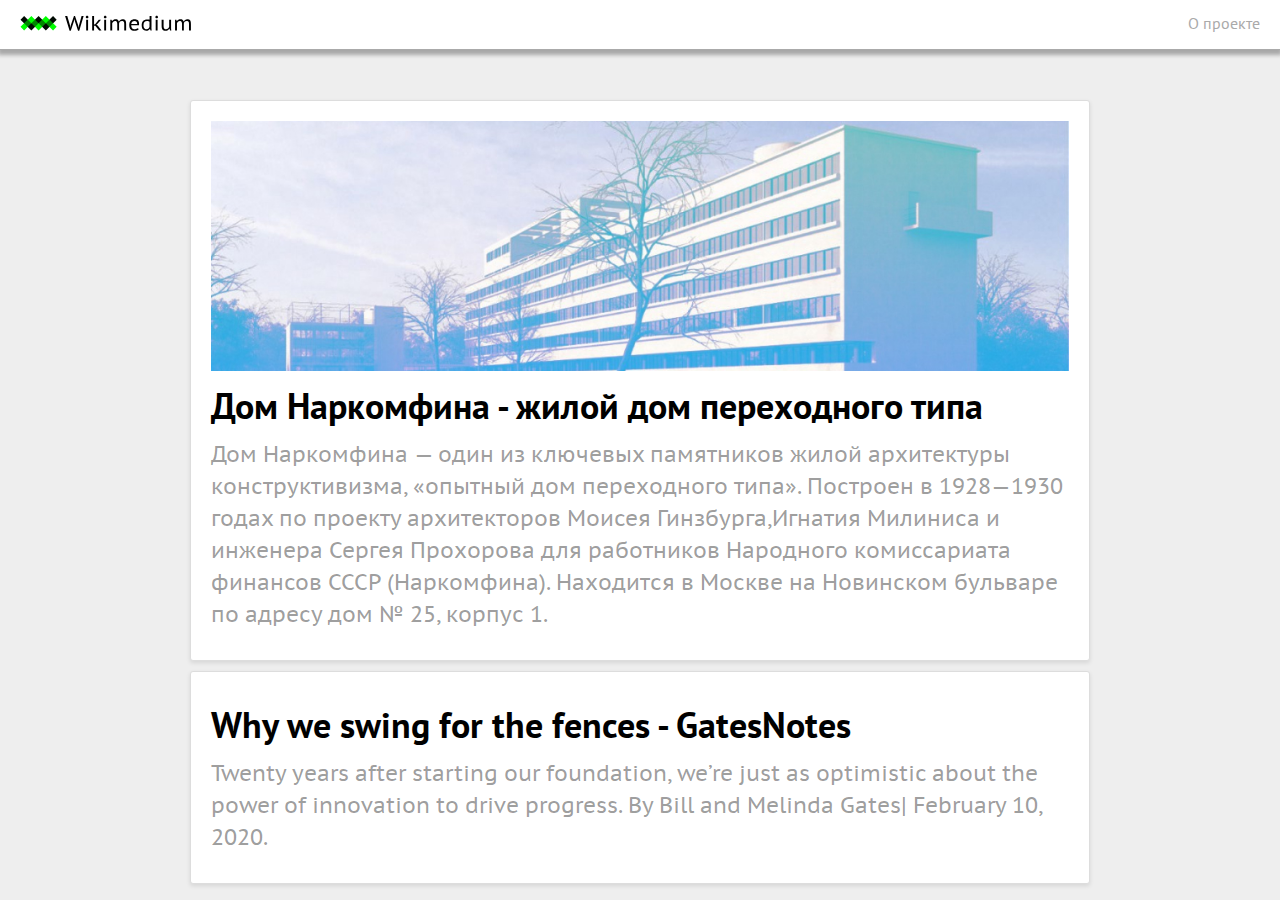
<file: index.html>
<!DOCTYPE html>
<html lang="en" dir="ltr">
  <head>
    <meta name="viewport" content="width=device-width">
    <meta charset="utf-8">
    <link rel="stylesheet" href="stylesheets/style.css">
    <link rel="icon" type="image/x-icon" href="images/favicon.ico" />
    <link rel="icon" type="image/png" href="images/favicon.png" />
    <meta property="og:type" content="article">
    <meta property="og:url" content="https://margueritelts.github.io/">
    <meta property="og:title" content="Wikimedium - Главная страница">
    <meta property="og:description" content="учебный проект по HTML/CSS">
    <meta property="og:image" content="https://github.com/MargueriteLts/Wikimedium/blob/main/images/narkomfin.jpg">
    <title>Wikimedium</title>
    <style media="screen">
      body {
        background: #eee;
      }
    </style>
  </head>
  <body>
    <div class="menubar">
      <a href="index.html"><img src="images/logo.svg" alt=""></a>
      <a href="about.html">О проекте</a>
    </div>

    <div class="index_item">
      <img src="images/narkomfin.jpg" alt="">
      <h1>Дом Наркомфина - жилой дом переходного типа</h1>
      <p>Дом Наркомфина — один из ключевых памятников жилой  архитектуры конструктивизма, «опытный дом переходного типа».  Построен в 1928—1930 годах по проекту архитекторов Моисея Гинзбурга,Игнатия Милиниса и инженера Сергея Прохорова для  работников Народного комиссариата финансов СССР (Наркомфина). Находится в Москве на Новинском бульваре по адресу дом № 25, корпус 1.</p>
      <a href="narkomfin.html"></a>
    </div>
    <div class="index_item">
      <h1>Why we swing for the fences - GatesNotes</h1>
      <p>Twenty years after starting our foundation, we’re just as optimistic about the power of innovation to drive progress.
      By Bill and Melinda Gates| February 10, 2020.</p>
      <a href="https://margueritelts.github.io/New-Article/"></a>
    </div>

  </body>
</html>
</file>
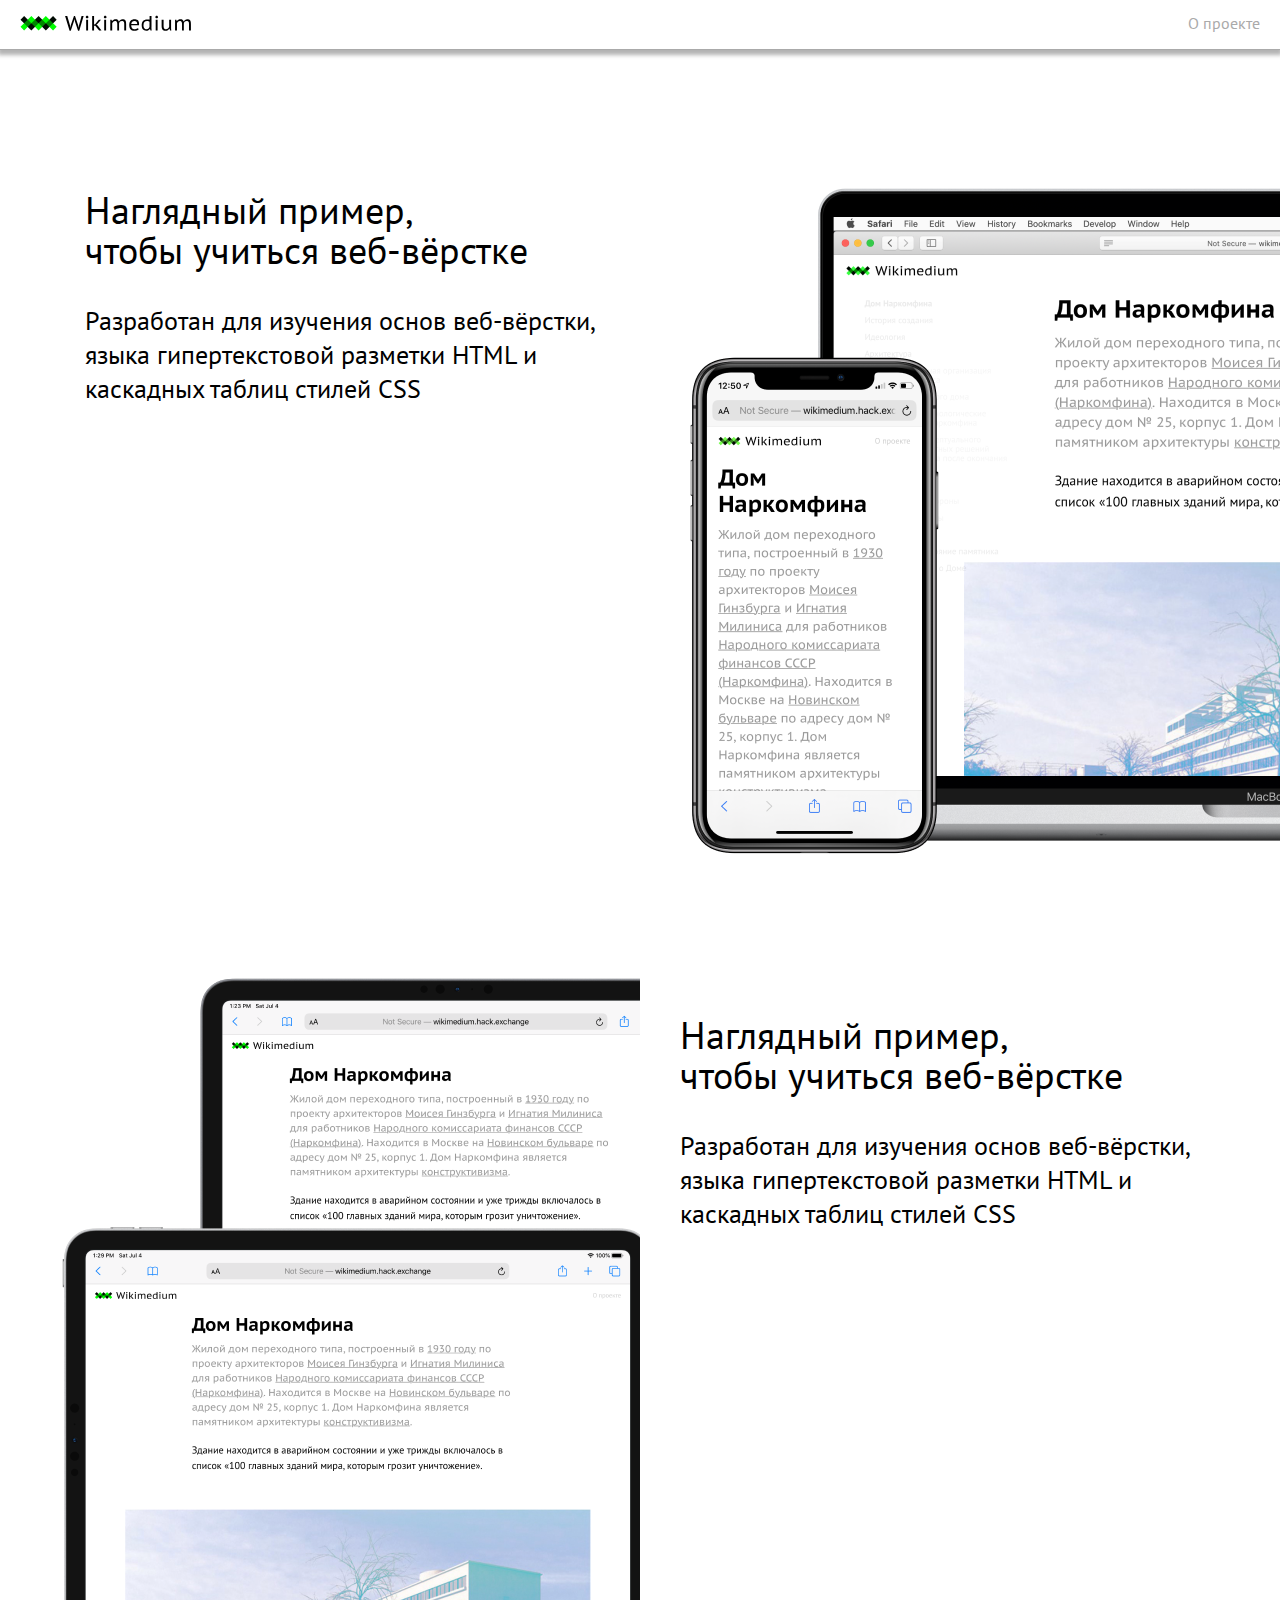
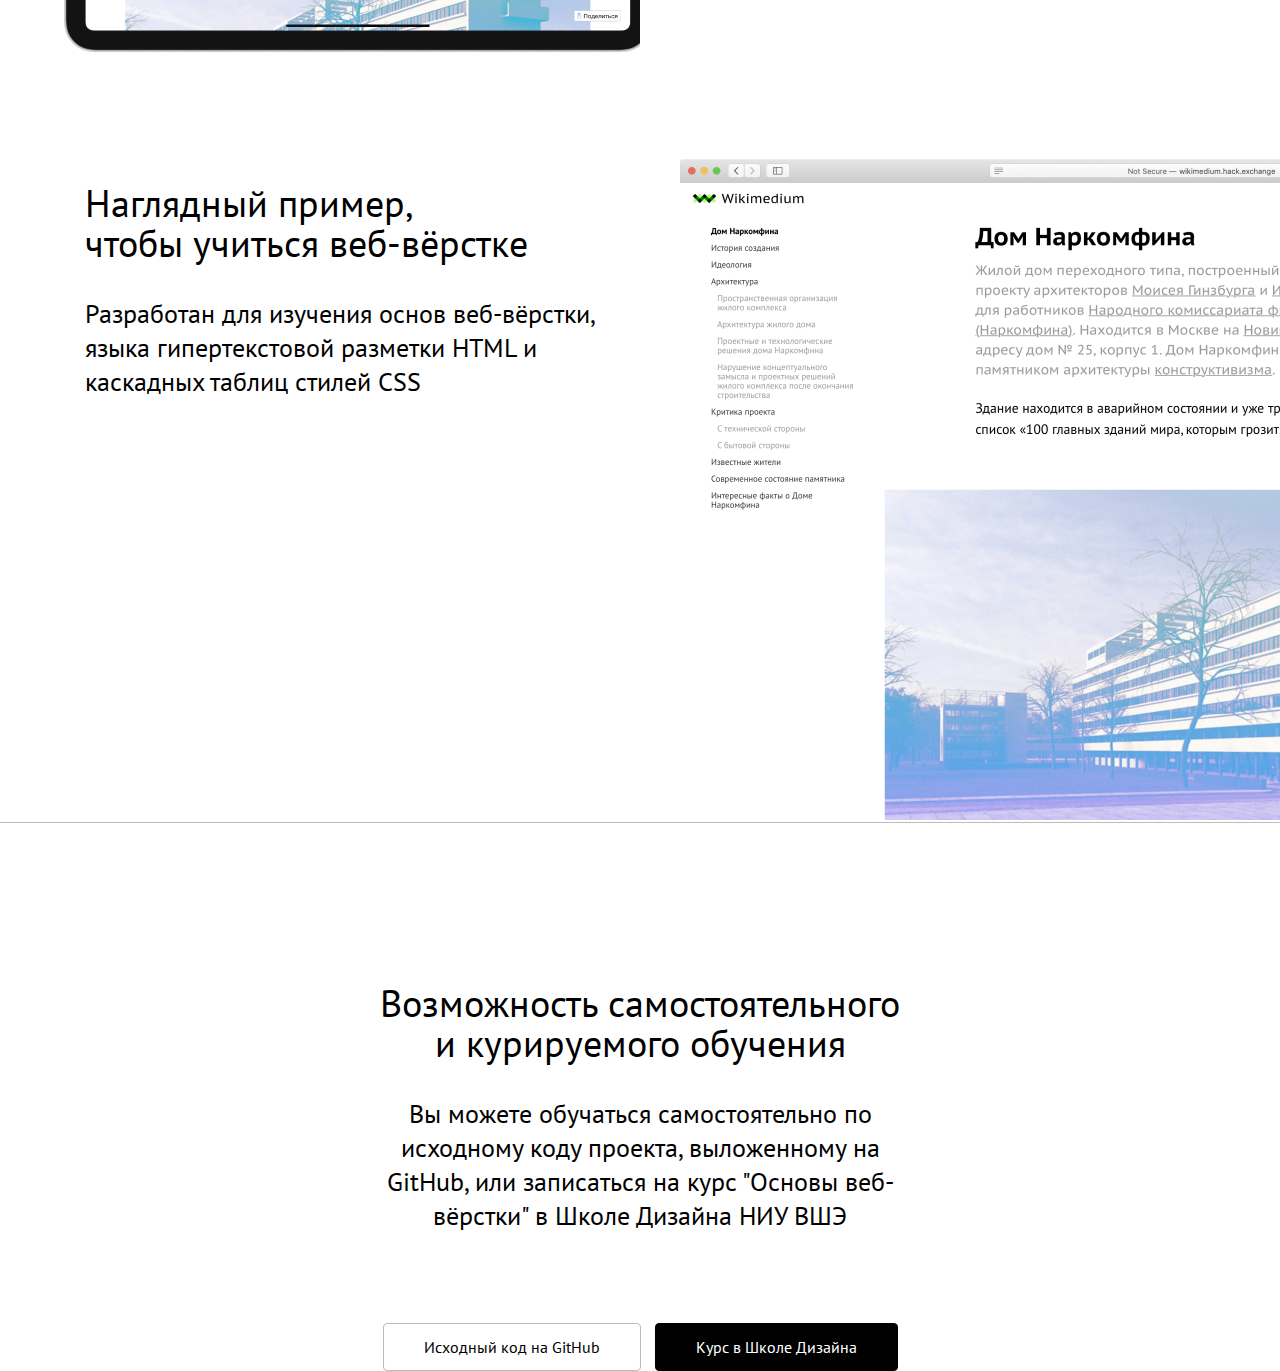
<file: about.html>
<!DOCTYPE html>
<html lang="en" dir="ltr">
  <head>
    <meta name="viewport" content="width=device-width">
    <meta charset="utf-8">
    <link rel="stylesheet" href="stylesheets/style.css">
    <link rel="icon" type="image/x-icon" href="images/favicon.ico" />
    <link rel="icon" type="image/png" href="images/favicon.png" />
    <title>О проекте</title>
    <style media="screen">
      body {
        /* width: 1440; */
        height: 100%;
        display: block;
        margin: 0 auto;
        position: relative;
        background: white;
      }
      body::before {
        content: '';
        /* background: url('images/1440.jpg'); */
        opacity: .1;
        position: absolute;
        top: 0;
        left: 0;
        right: 0;
        height: 100%;
        /* z-index: 0; ???*/
      }
      /* html {
        background: #bbb;
        height: 3253px;
        position: relative;
      } */
      section {
        display: flex;
        justify-content: space-between;
        /* align-items: top; */
        vertical-align: top;
        padding-top: 80px;
      }
      section div {
        overflow: hidden;
        width: 50%;
        padding-left: 40px;
      }
      section h1, section p {
        width: 510px;
        margin: 0 auto;
      }
      section h1, .bottom_block h1 {
        margin-top: 60px;
        margin-bottom: 34px;
        font-size: 38px;
        line-height: 40px;
      }
      section p, .bottom_block p {
        font-size: 26px;
        line-height: 34px;
      }
      section:nth-of-type(2) h1,
      section:nth-of-type(2) p {
        /* margin-top: 38px; */
        margin-left: 0;
      }
      section:nth-of-type(3) h1 {
        margin-top: 24px;
      }
      .bottom_block {
        text-align: center;
        padding-top: 100px;
        border-top: 1px solid #bbb;
      }
      .bottom_block p {
        width: 510px;
        margin: 0 auto;
      }
      .btn {
        text-decoration: none;
        border: 1px solid #bbb;
        padding: 15px 40px;
        background: white;
        display: inline-block;
        border-radius: 4px;
        margin: 90px 5px 0;
      }
      .btn-black {
        color: white;
        background: black;
        border-color: black;
      }
    </style>

  </head>
  <body>
    <div class="menubar">
      <a href="index.html"><img src="images/logo.svg" alt=""></a>
      <a href="about.html">О проекте</a>
    </div>

    <section>
      <div>
        <h1> Наглядный пример,<br>чтобы учиться веб-вёрстке</h1>
        <p>Разработан для изучения основ веб-вёрстки, языка гипертекстовой разметки HTML и каскадных таблиц стилей CSS</p>
      </div>
      <div>
        <img src="images/about1.png" alt="">
      </div>
    </section>

    <section>
      <div>
        <img src="images/about2.png" alt="">
      </div>
      <div>
        <h1> Наглядный пример,<br>чтобы учиться веб-вёрстке</h1>
        <p>Разработан для изучения основ веб-вёрстки, языка гипертекстовой разметки HTML и каскадных таблиц стилей CSS</p>
      </div>
    </section>

    <section>
      <div>
        <h1> Наглядный пример,<br>чтобы учиться веб-вёрстке</h1>
        <p>Разработан для изучения основ веб-вёрстки, языка гипертекстовой разметки HTML и каскадных таблиц стилей CSS</p>
      </div>
      <div>
        <img src="images/about3.png" alt="">
      </div>
    </section>

  <div class="bottom_block">
    <h1>Возможность самостоятельного <br>и курируемого обучения</h1>
    <p>Вы можете обучаться самостоятельно по исходному коду проекта, выложенному на GitHub, или записаться на курс "Основы веб-вёрстки" в Школе Дизайна НИУ ВШЭ</p>
    <a class="btn" href="#">Исходный код на GitHub</a>
    <a class="btn btn-black" href="#">Курс в Школе Дизайна</a>
  </div>

  </body>
</html>
</file>
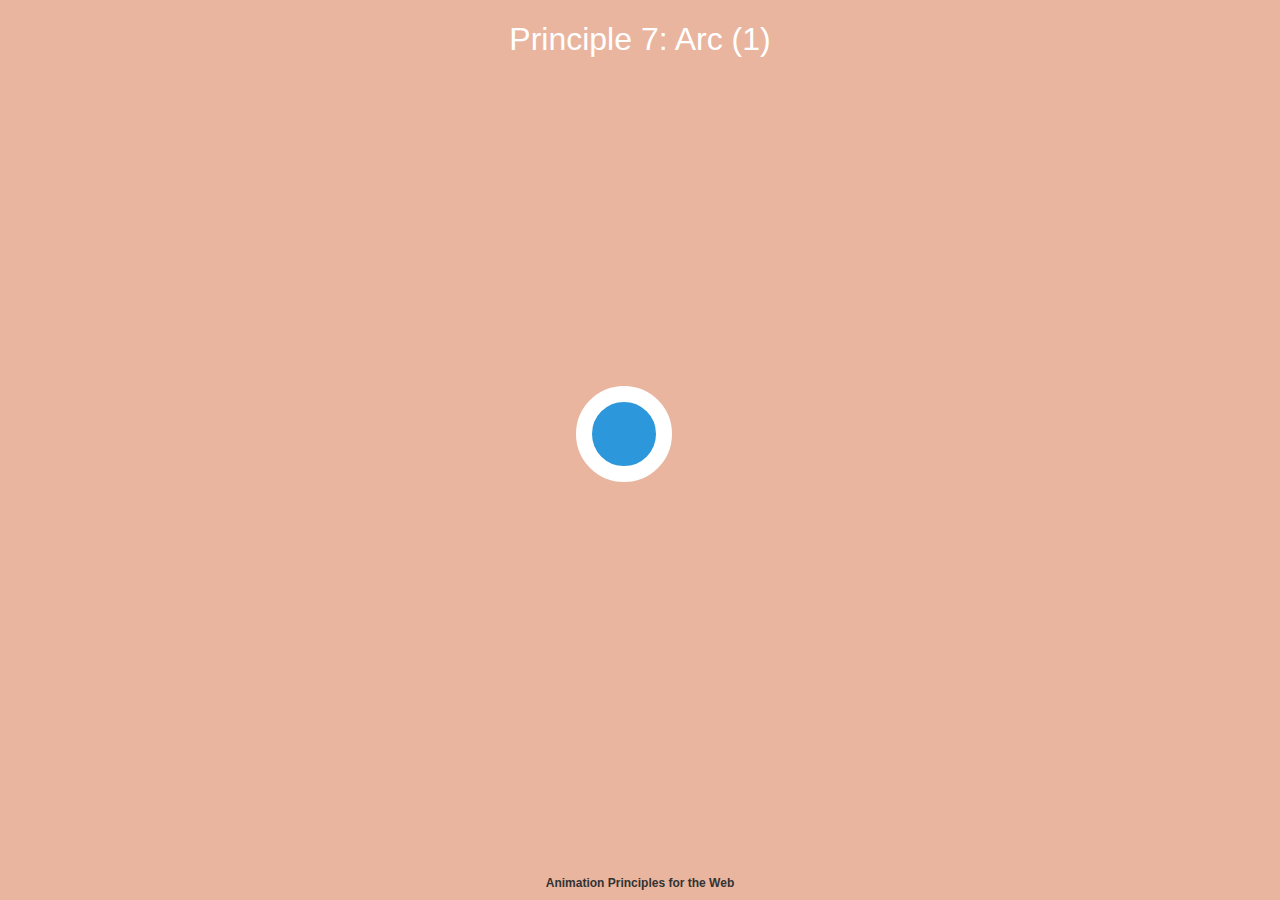
<file: animationTest.html>
<!DOCTYPE html>
<html lang="en" dir="ltr">
  <head>
    <meta charset="utf-8">
    <title></title>
    <style media="screen">
      /******* SEVEN A (Arc) *******/
.sevena .shape-container {
  animation: move-right 6s infinite cubic-bezier(.37,.55,.49,.67);
  position: absolute;
  left: calc(50% - 4em);
  top: calc(50% - 4em);
}
.sevena .shape {
  animation: bounce 6s infinite linear;
  border-radius: 50%;
  position: relative;
  left: auto;
  top: auto;
}

@keyframes move-right {
  0% {
    transform: translateX(-20em);
    opacity: 1;
  }
  80% {
    opacity: 1;
  }
  90%, 100% {
    transform: translateX(20em);
    opacity: 0;
  }
}

@keyframes bounce {
  0% {
    transform: translateY(-8em);
    animation-timing-function: cubic-bezier(.51,.01,.79,.02);
  }
  15% {
    transform: translateY(8em);
    animation-timing-function: cubic-bezier(.19,1,.7,1);
  }
  25% {
    transform: translateY(-4em);
    animation-timing-function: cubic-bezier(.51,.01,.79,.02);
  }
  32.5% {
    transform: translateY(8em);
    animation-timing-function: cubic-bezier(.19,1,.7,1);
  }
  40% {
    transform: translateY(0em);
    animation-timing-function: cubic-bezier(.51,.01,.79,.02);
  }
  45% {
    transform: translateY(8em);
    animation-timing-function: cubic-bezier(.19,1,.7,1);
  }
  50% {
    transform: translateY(3em);
    animation-timing-function: cubic-bezier(.51,.01,.79,.02);
  }
  56% {
    transform: translateY(8em);
    animation-timing-function: cubic-bezier(.19,1,.7,1);
  }
  60% {
    transform: translateY(6em);
    animation-timing-function: cubic-bezier(.51,.01,.79,.02);
  }
  64% {
    transform: translateY(8em);
    animation-timing-function: cubic-bezier(.19,1,.7,1);
  }
  66% {
    transform: translateY(7.5em);
    animation-timing-function: cubic-bezier(.51,.01,.79,.02);
  }
  70% {
    transform: translateY(8em);
    animation-timing-function: cubic-bezier(.19,1,.7,1);
  }
  100% {
    transform: translateY(9em) scale(0.5);
    animation-timing-function: cubic-bezier(.19,1,.7,1);
  }
}

/* General styling */
body {
  margin: 0;
  background: #e9b59f;
  font-family: HelveticaNeue, Arial, Sans-serif;
  color: #fff;
}

h1 {
  position: absolute;
  top: 0;
  left: 0;
  right: 0;
  text-align: center;
  font-weight: 300;
}

h2 {
  font-size: 0.75em;
  position: absolute;
  bottom: 0;
  left: 0;
  right: 0;
  text-align: center;
}

a {
  text-decoration: none;
  color: #333;
}

.principle {
  width: 100%;
  height: 100vh;
  position: relative;
}

.shape {
  background: #2d97db;
  border: 1em solid #fff;
  width: 4em;
  height: 4em;
  position: absolute;
  top: calc(50% - 2em);
  left: calc(50% - 2em);
}
    </style>
  </head>
  <body>
    <h1>Principle 7: Arc (1)</h1>
    <h2><a href="https://cssanimation.rocks/principles/" target="_parent">Animation Principles for the Web</h2>
    <article class="principle sevena">
        <div class="shape-container">
          <div class="shape a"></div>
        </div>
      </article>
  </body>
</html>
</file>
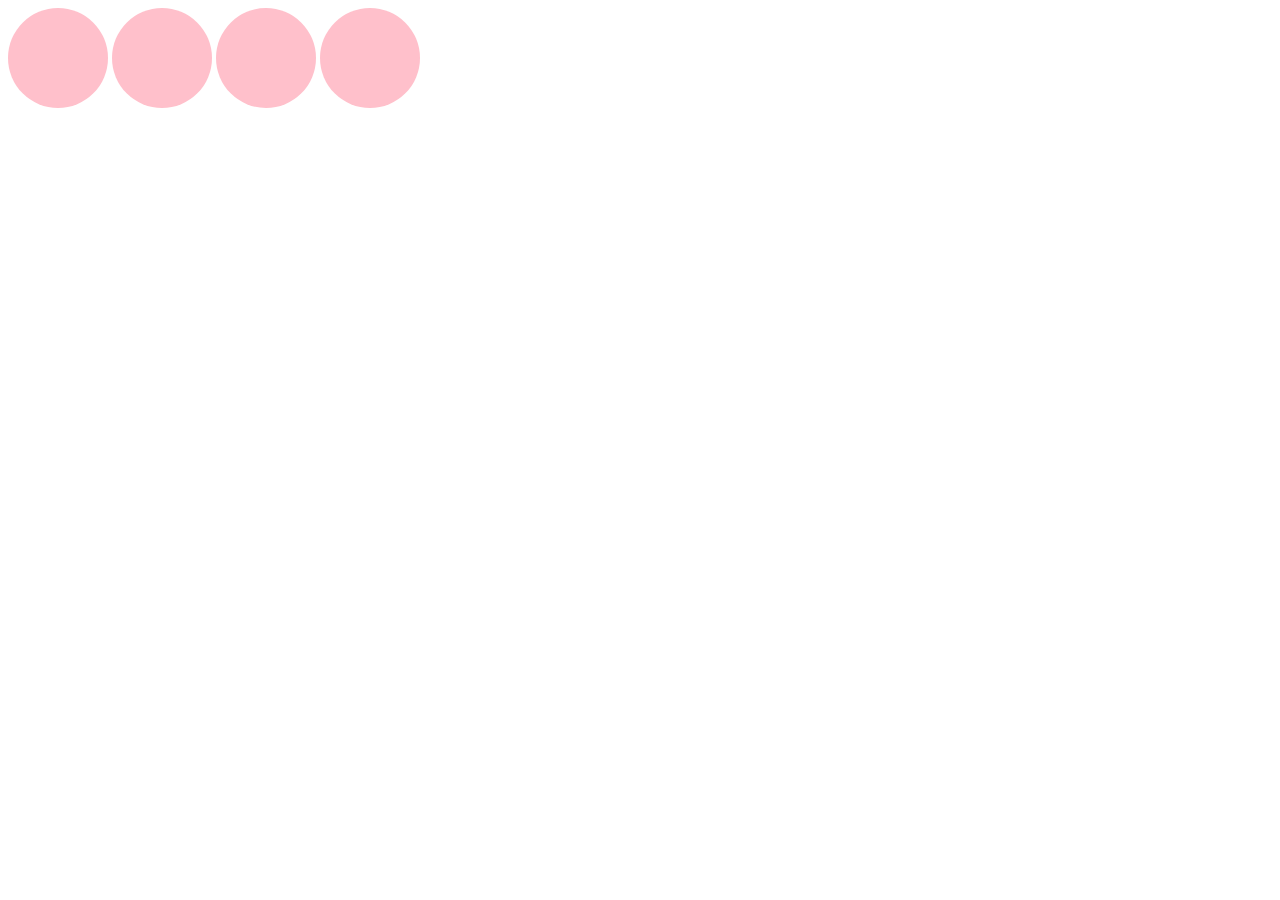
<file: animationtest2.html>
<!DOCTYPE html>
<html lang="en" dir="ltr">
  <head>
    <meta charset="utf-8">
    <title></title>
    <style media="screen">
      div {
        width: 100px;
        height: 100px;
        border-radius: 100%;
        display: inline-block;
        background-color: pink;
        animation: example 4s 1s forwards;
      }
      #a {animation: wobble 2s 1s;}
      #b {
        animation: example2 2s 1s forwards;
      }
      #c {
        animation: bounce 2s linear 3;
      }

      @keyframes example {
         0% { transform: translateY(0px) scaleY(1.2); }
         35% { transform: translateY(0px) scaleY(1.2); } /* Same position as 0% */
         65% { transform: translateY(300px) scaleY(1.2); }    /* Starts moving after 35% to this position */
         67% { transform: translateY(310px) scaleY(0.8); }
         85% { transform: translateY(200px) scaleY(1.2); }
         90% { transform: translateY(300px) scaleY(0.7); }
         100% { transform: translateY(300px) scaleY(1); }
      }
      @keyframes wobble {
        0%, 24%, 54%, 74%, 86%, 96%, 100% { -webkit-transform: scaleX(1.0); /* Make the ball a normal size at these points */ }
        25%, 55%, 75% { -webkit-transform: scaleX(1.3) scaleY(0.8) translateY(10px); /* Points hitting the floor: squash effect */ }
        30%, 60%, 80% { -webkit-transform: scaleX(0.8) scaleY(1.2); /* Wobble inwards after hitting the floor */ }
        75%, 87% { -webkit-transform: scaleX(1.2); /* Subtler squash for the last few bounces */ }
        97% -webkit-transform: scaleX(1.1); /* Even subtler squash for last bounce */ } }
      }
      @keyframes example2 {
        0% { -webkit-transform: scaleY(1.0);}
        50% {-webkit-transform:scaleY(1.2);}
        100% {-webkit-transform:scaleY(1.0);}
      }
      @keyframes bounce {
        0% {
          transform: translateY(0px) scale(1,1);
        }
        10% {
          transform: translateY(-20px) scale(1.4,0.6);
        }
        25% {
          transform: translateY(5px) scale(0.9,1.1);
        }
        45% {
          transform: translateY(350px) scale(1,1);
        }
        50% {
          transform: translateY(360px) scale(1.2,0.8);
        }
        55% {
          transform: translateY(350px) scale(1.1,0.9);
        }
        65% {
          transform: translateY(250px) scale(0.9,1.1);
        }
        100% {
          transform: translateY(0px) scale(1,1);
        }
      }
    </style>
  </head>
  <body>
    <div></div>
    <div id="a"></div>
    <div id="b"></div>
    <div id="c"></div>
  </body>
</html>
</file>
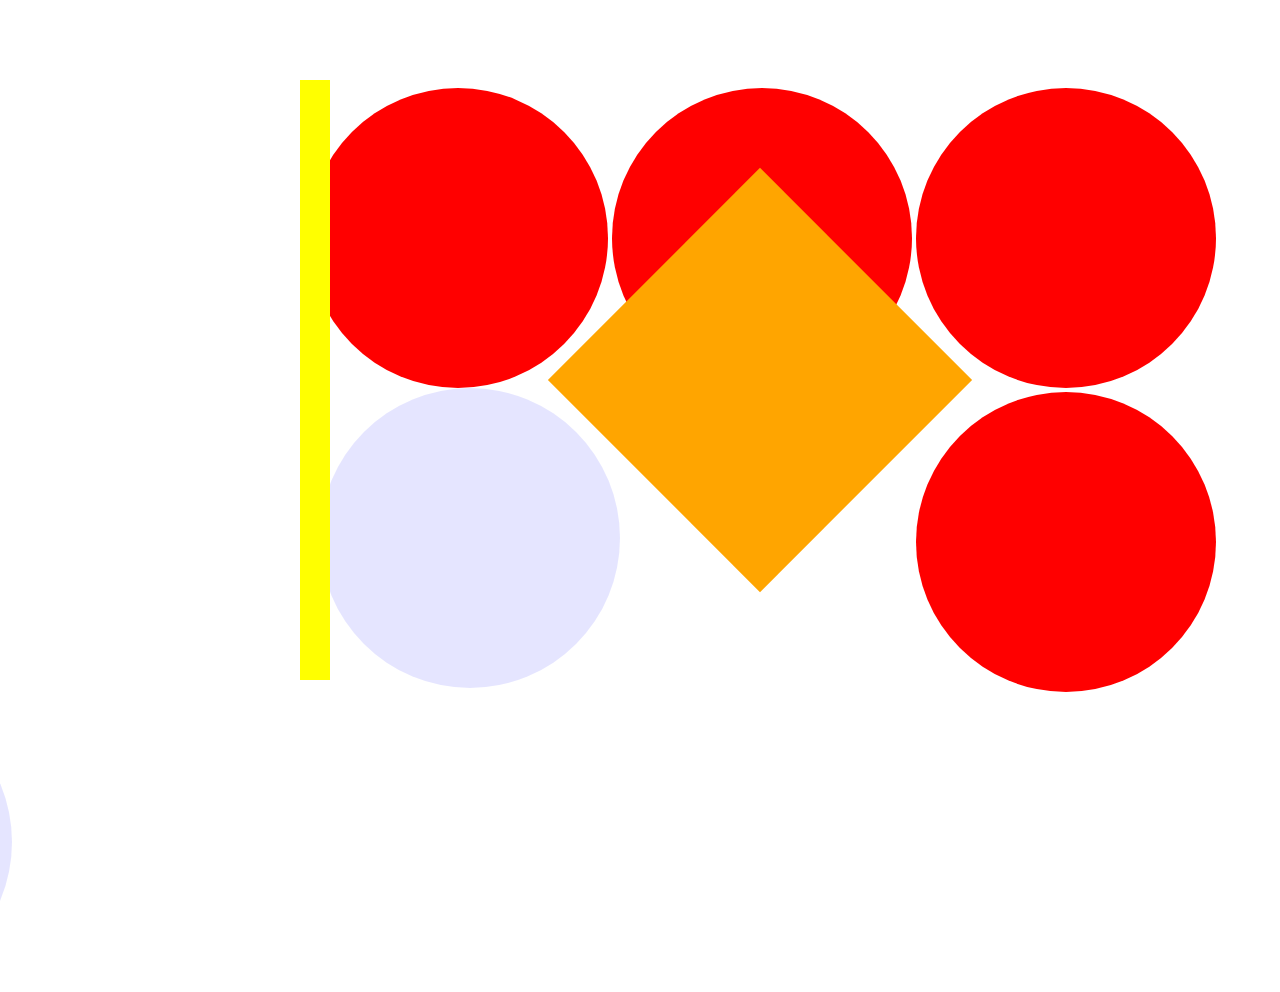
<file: artproekt.html>
<!DOCTYPE html>
<html lang="en" dir="ltr">
  <head>
    <meta charset="utf-8">
    <title></title>
    <style media="screen">
      .red {
        background: red;
        width: 300px;
        height: 300px;
        border-radius: 50%;
        position: absolute;
        top: 80px;
        left: 300px;
        display: inline-block;
        position: relative;
      }
      .blue {
        background: blue;
        width: 300px;
        height: 300px;
        border-radius: 50%;
        position: absolute;
        top: 380px;
        left: -600px;
        display: inline-block;
        position: relative;
        opacity: .1;
        overflow: hidden;
        transition: all .8s ease-out;
      }
      .yel {
        background: yellow;
        width: 30px;
        height: 600px;
        position: absolute;
        top: 80px;
        left: 300px;
      }
      .orange {
        background: orange;
        width: 300px;
        height: 300px;
        position: absolute;
        left: 610px;
        top: 230px;
        transform: rotate(45deg);
      }
      .violet {
        background: red;
        width: 300px;
        height: 300px;
        border-radius: 50%;
        position: absolute;
        top: 80px;
        left: 300px;
        display: inline-block;
        position: relative;
      }
    </style>
  </head>

  <body>
    <div class="red"></div>
    <div class="red"></div>
    <div class="red"></div>
    <div class="blue"></div>
    <div class="blue"></div>
    <div class="blue"></div>
    <div class="yel"></div>
    <div class="yel"></div>
    <div class="orange"></div>
    <div class="violet"></div>

  </body>
</html>
</file>
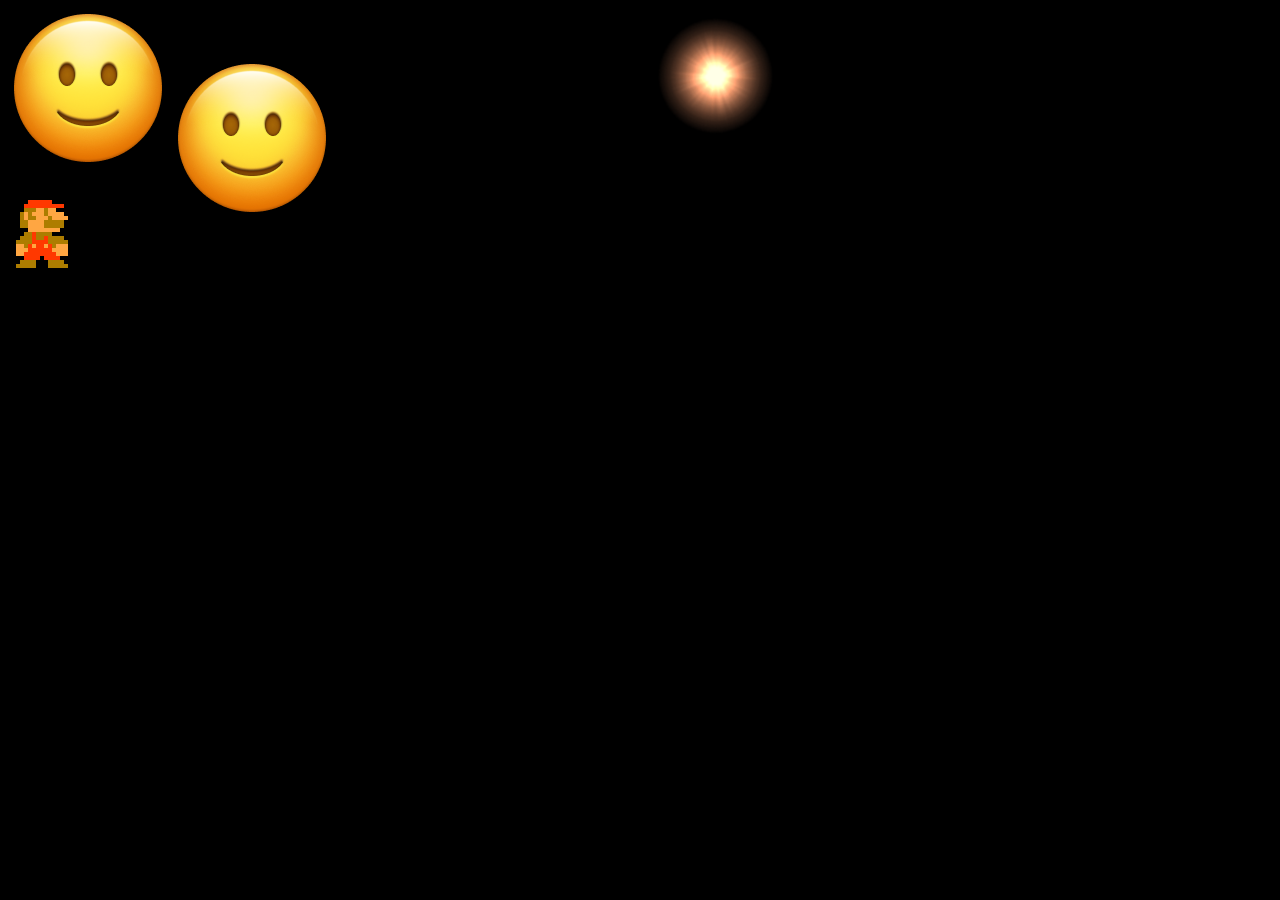
<file: MarioAnimation.html>
<!DOCTYPE html>
<html lang="en" dir="ltr">
  <head>
    <meta charset="utf-8">
    <title>mario&emoji</title>
    <style media="screen">
      body {
        background: black;
      }
      .mario {
        width: 68px;
        height: 68px;
        display: block;
        position: relative;
        background: url('images/mario-walk-n-jump-68.png');
        background-position: 0 top;
      }
      .walk {
        animation: walk 1s steps(1) infinite;
      }
      .jump {
        position: absolute;
        left: 0;
        top: 0;
        animation: jump .4s steps(1) infinite;
        opacity: 0;
      }
      .path {
        width: 68px;
        height: 68px;
        display: block;
        position: absolute;
        top: 200px;
        animation: path 4s linear infinite;
      }
      .blast {
        width: 151px;
        height: 151px;
        display: block;
        position: absolute;
        top: 0;
        left: 50%;
        background: url('images/blast-151.png');
        background-position: 0 0;
        animation: blast 2s steps(1) infinite;
      }
      .emoji  {
        width: 160px;
        height: 160px;
        display: inline-block;
        position: relative;
        background: url('images/emoji-120.png');
        animation: shake .5s infinite;
        animation-play-state: paused
      }
      .emoji-e {
        width: 160px;
        height: 160px;
        display: block;
        position: absolute;
        left: 0;
        top: 0;
        background: url('images/emoji-120.png');
        background-position: -640px top;
      }
      .emoji-m {
        width: 160px;
        height: 160px;
        display: block;
        position: absolute;
        left: 0;
        top: 0;
        background: url('images/emoji-120.png');
        background-position: -160px top;
      }
      .smile {
        animation: smile 1s steps(1) alternate infinite;
        animation-play-state: paused
      }
      .blink {
        animation: blink 1s steps(1) alternate infinite;
        animation-play-state: paused
      }
      .emoji:hover .smile, .emoji:hover .blink, .emoji:hover  {
        animation-play-state: running;
      }
      @keyframes spin {
        0% {transform: rotate(0deg);}
        100% {transform: rotate(360deg);}
      }
      @keyframes shake {
        0%, 50% {top: 50px;}
        25% {top: 40px;}
        70% {top: 30px;}
        100% {top: 50px;}
      }
      @keyframes smile {
        0% {background-position: -160px top;}
        10% {background-position: -320px top;}
        66% {background-position: -479px top;}
      }
      @keyframes blink {
        0% {background-position: -640px top;}
        33% {background-position: -800px top;}
        66% {background-position: -960px top;}
      }
      @keyframes walk {
        0% {background-position: 0 top;}
        25% {background-position: -68px top;}
        50% {background-position: -136px top;}
        75% {background-position: -204px top;}
      }
      @keyframes jump {
        0% {opacity: 0;}
        48% {background-position: -272px top; opacity: 1;}
        50% {background-position: -340px top; opacity: 1;}
        52% {background-position: -340px top; opacity: 0;}
        100% {opacity: 0;}
      }
      @keyframes path {
        0% {left: -68px; top: 200px;}
        48% {left: 48%; top: 200px;}
        50% {left: 50%; top: 150px;}
        52% {left: 52%; top: 200px;}
        100% {left: 100%; top: 200px;}
      }
      @keyframes blast {
        0% {opacity: 0;}
        3% {background-position: 0 0; opacity: 1;}
        6% {background-position: -151px 0;}
        9% {background-position: -302px 0;}
        12% {background-position: -453px 0;}
        15% {background-position: -604px 0;}
        18% {background-position: -755px 0;}
        21% {background-position: -906px 0;}
        24% {background-position: -1057px 0;}
        27% {background-position: 0 -151px;}
        30% {background-position: -151px -151px;}
        33% {background-position: -302px -151px;}
        36% {background-position: -453px -151px;}
        39% {background-position: -604px -151px;}
        42% {background-position: -755px -151px;}
        45% {background-position: -906px -151px;}
        48% {background-position: -1057px -151px;}
        51% {background-position: 0 -302px;}
        54% {background-position: -151px -302px;}
        57% {background-position: -302px -302px;}
        60% {background-position: -453px -302px;}
        63% {background-position: -604px -302px;}
        66% {background-position: -755px -302px;}
        69% {background-position: -906px -302px;}
        72% {background-position: -1057px -302px;}
        75% {background-position: 0 -453px;}
        78% {background-position: -151px -453px;}
        81% {background-position: -302px -453px;}
        84% {background-position: -453px -453px;}
        87% {background-position: -604px -453px;}
        90% {background-position: -755px -453px;}
        93% {background-position: -906px -453px;}
        96% {background-position: -1057px -453px;}
      }
    </style>
  </head>
  <body>
    <div class="emoji">
      <div class="emoji-e blink"></div>
      <div class="emoji-m smile"></div>
    </div>
    <div class="emoji" style="animation: spin 2s alternate infinite; top: 50px;">
      <div class="emoji-e blink"></div>
      <div class="emoji-m smile"></div>
    </div>
    <div class="blast"></div>
    <div class="path">
      <div class="mario walk"></div>
      <div class="mario jump"></div>
    </div>
  </body>
</html>
</file>
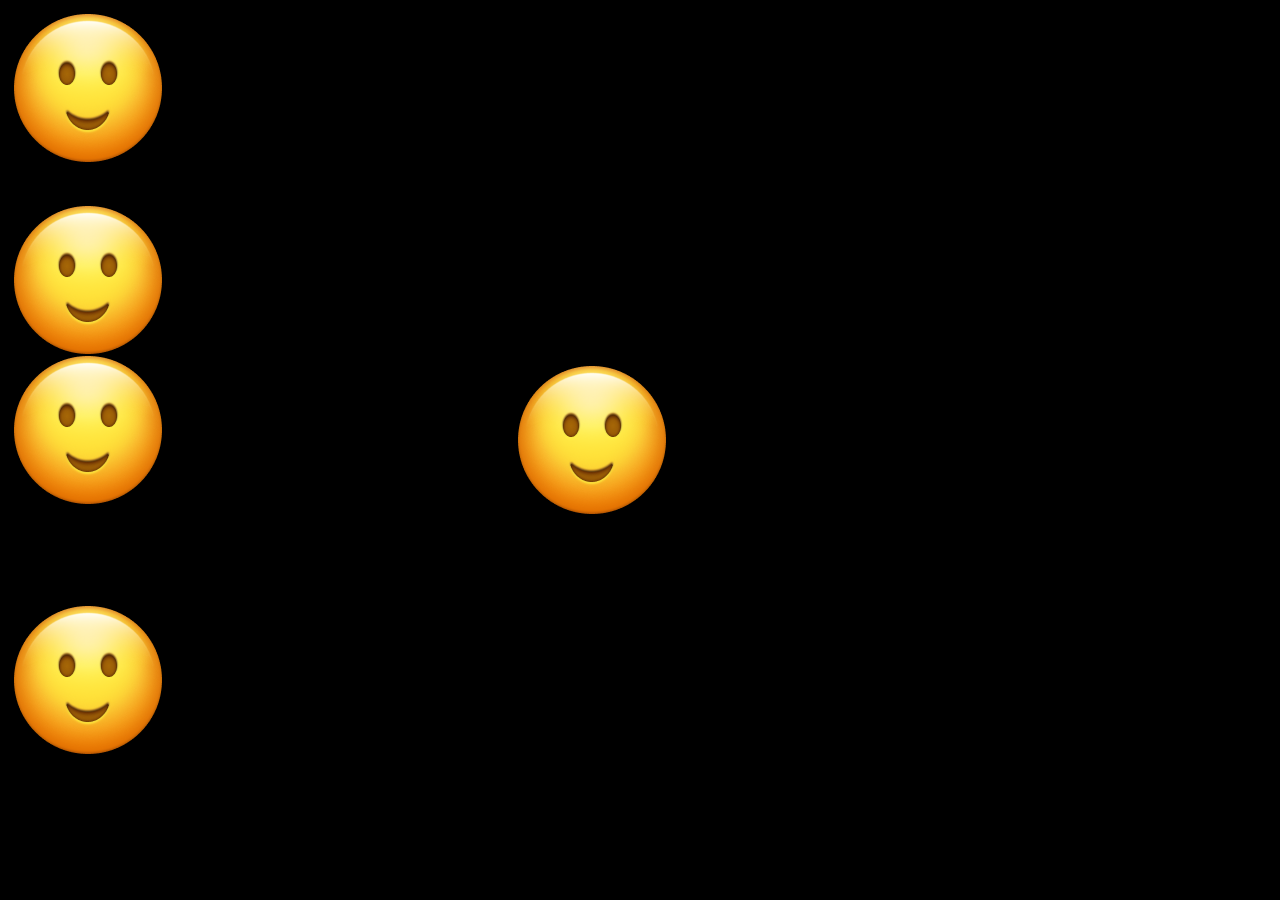
<file: myemoji.html>
<!DOCTYPE html>
<html lang="en" dir="ltr">
  <head>
    <meta charset="utf-8">
    <title>myemoji</title>
    <style media="screen">
      body {
        background: black;
      }
      .emoji {
        width: 160px;
        height: 160px;
        display: block;
        position: relative;
        background: url('images/myemoji.png');
        background-position: 0 top;
      }
      .emoji2 {
        width: 160px;
        height: 160px;
        display: block;
        position: absolute;
        background: url('images/myemoji.png');
        background-position: 0 top;
        left: 40%;
        top: 40%;
      }
      .emoji-e {
        width: 160px;
        height: 160px;
        display: block;
        position: absolute;
        left: 0;
        top: 0;
        background: url('images/myemoji.png');
        background-position: -640px top;
      }
      .emoji-m {
        width: 160px;
        height: 160px;
        display: block;
        position: absolute;
        left: 0;
        top: 0;
        background: url('images/myemoji.png');
        background-position: -160px top;
      }
      .blink {
        animation: blink 1s 1s steps(1) alternate infinite;
      }
      .smile {
        animation: smile 1s 1s steps(1) alternate infinite;
      }
      .path {
        width: 68px;
        height: 68px;
        display: block;
        position: absolute;
        top: 200px;
        animation: path 4s linear infinite;
      }
      .pathb {
        width: 68px;
        height: 68px;
        display: block;
        position: absolute;
        top: 350px;
        animation: path2 4s linear infinite;
      }
      /* .pathc {
        width: 68px;
        height: 68px;
        display: block;
        position: absolute;
        top: 500px;
        animation: path 4s ease-in infinite;
      } */
      .up {
        animation: up 4s ease-in infinite;
      }
      @keyframes spin {
        0% {transform: rotate(0deg);}
        100% {transform: rotate(360deg);}
      }
      @keyframes blink {
        0% {background-position: -640px top;}
        33% {background-position: -800px top;}
        66% {background-position: -960px top;}
      }
      @keyframes smile {
        0% {background-position: -160px top;}
        33% {background-position: -320px top;}
        66% {background-position: -479px top;}
      }
      @keyframes path {
        0% {left: -68px;}
        100% {left: 100%;}
      }
      @keyframes path2 {
        0% {left: -68px; top: 500px;}
        4% {transform: none;}
        5% {left: 5%; top: 550px; transform: scaleY(0.5);}
        6% {transform: none;}
        15% {left: 15%; top: 450px;}
        29% {transform: none;}
        30% {left: 30%; top: 550px; transform: scaleY(0.5);}
        31% {transform: none;}
        45% {left: 45%; top: 400px;}
        59% {transform: none;}
        60% {left: 60%; top: 550px; transform: scaleY(0.5);}
        61% {transform: none;}
        75% {left: 75%; top: 350px;}
        89% {transform: none;}
        90% {left: 90%; top: 550px; transform: scaleY(0.5);}
        91% {transform: none;}
        100% {left: 100%; top: 300px;}
      }
      /* @keyframes path3 {
        0% {left: -68px; top: 600px}
        10% {left: 10%; top: 590px;}
        20% {left: 20%; top: 580px;}
        30% {left: 30%; top: 570px;}
        40% {left: 40%; top: 560px;}
        50% {left: 50%; top: 550px;}
        60% {left: 60%; top: 500px;}
        70% {left: 70%; top: 450px;}
        80% {left: 80%; top: 400px;}
        90% {left: 90%; top: 350px;}
        100% {left: 100%, top: -5px; transform: scale(0.1); opacity: 0}
      } */
      @keyframes up {
        /* 0% {top: 500px;}
        40% {top: 300px;} */
        /* 90% {transform: none; opacity: 1;}
        100% {top: -100px; transform: scale(0.1); opacity: 0;} */
        0% {transform: translate(-300px, 0) rotate3d(0, 0, 1, 360deg);}
        100% {transform: translate(-300px, 0) rotate3d(0, 0, 1, 150deg) scale(0.1);; opacity: 0;}
      }
      @keyframes big {
        50% {transform: scale(5); opacity: 0;}
        100% {transform: scale(1);}
      }
    </style>
  </head>
  <body>
    <div class="emoji">
      <div class="emoji-e blink"></div>
      <div class="emoji-m smile"></div>
    </div>
    <div class="emoji2" style="animation: big 2s infinite">
      <div class="emoji-e blink"></div>
      <div class="emoji-m smile"></div>
    </div>
    <div class="path">
      <div class="emoji" style="animation: spin 2s infinite linear;">
        <div class="emoji-e blink"></div>
        <div class="emoji-m smile"></div>
      </div>
    </div>
    <div class="pathb">
      <div class="emoji">
        <div class="emoji-e blink"></div>
        <div class="emoji-m smile"></div>
      </div>
    </div>
    <div class="up">
      <div class="path" style="top: 600px;">
        <div class="emoji">
          <div class="emoji-e blink"></div>
          <div class="emoji-m smile"></div>
        </div>
    </div>
    </div>
  </body>
</html>
</file>
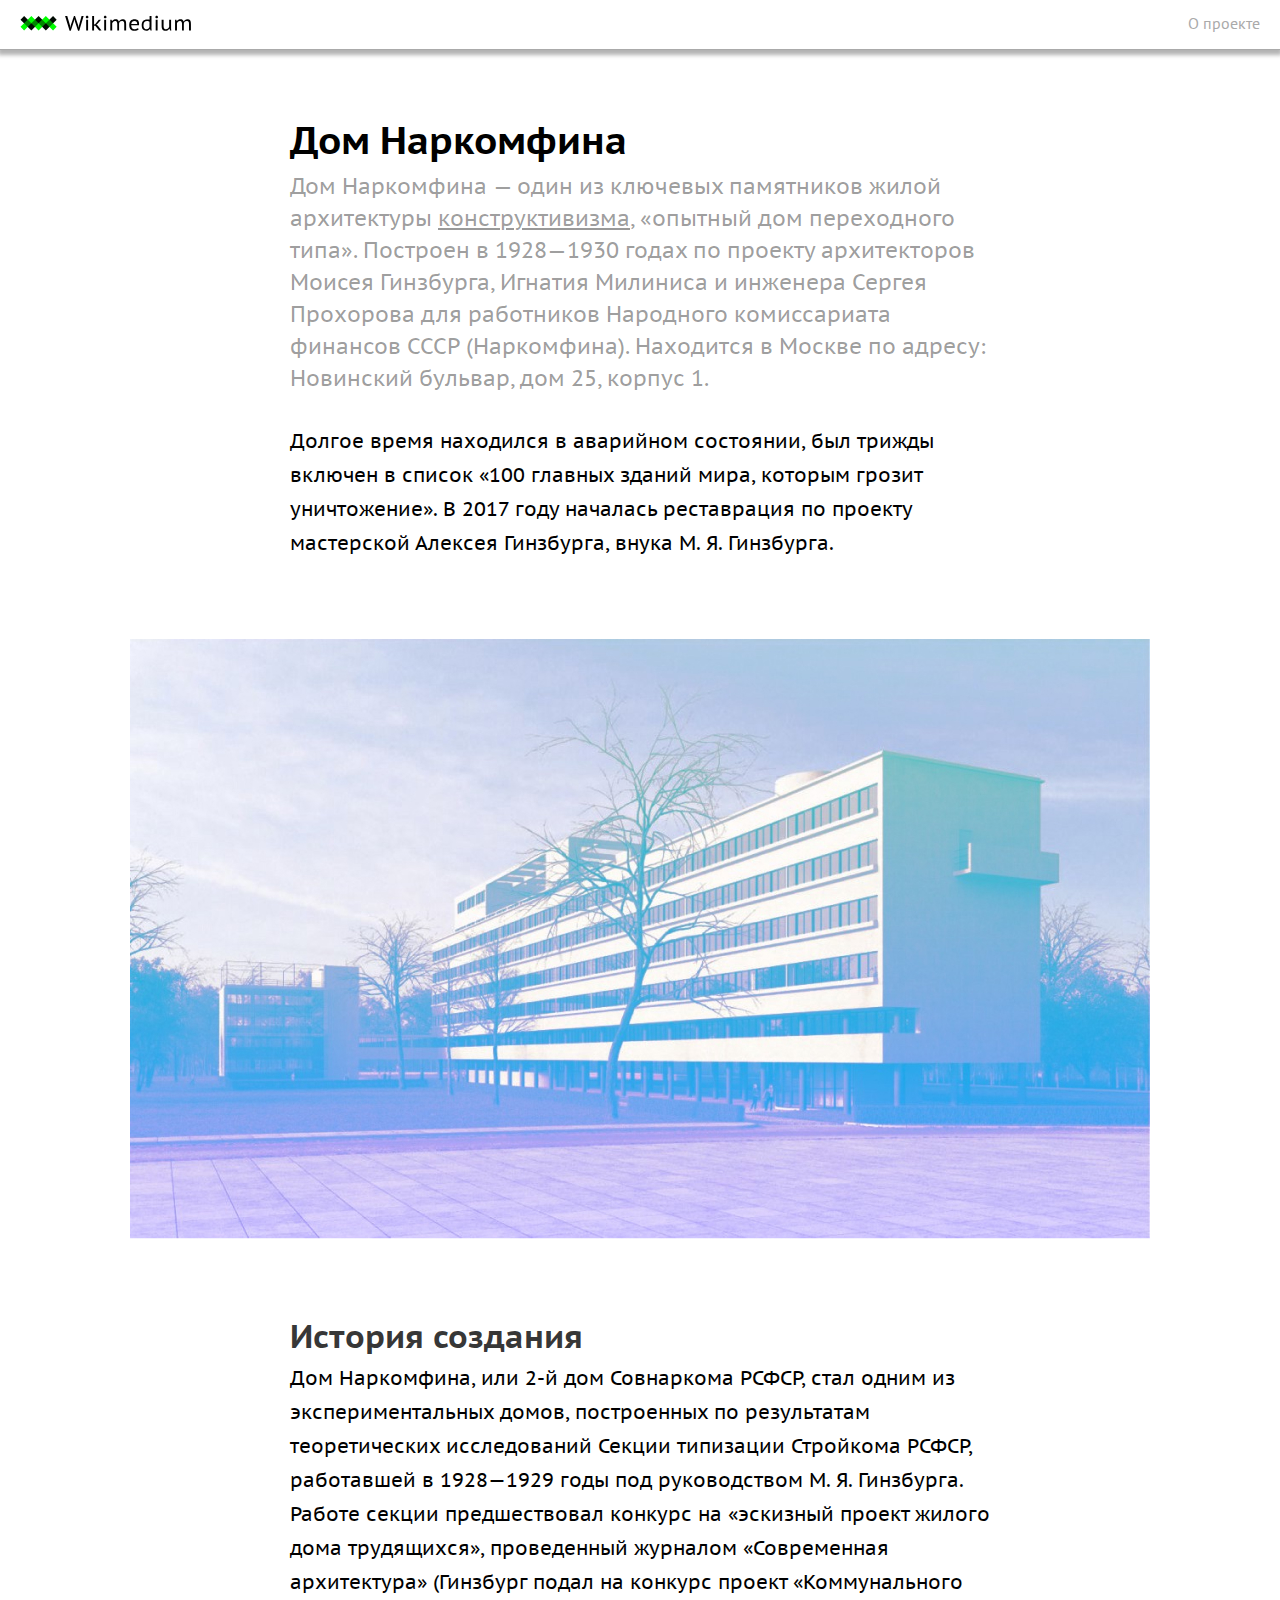
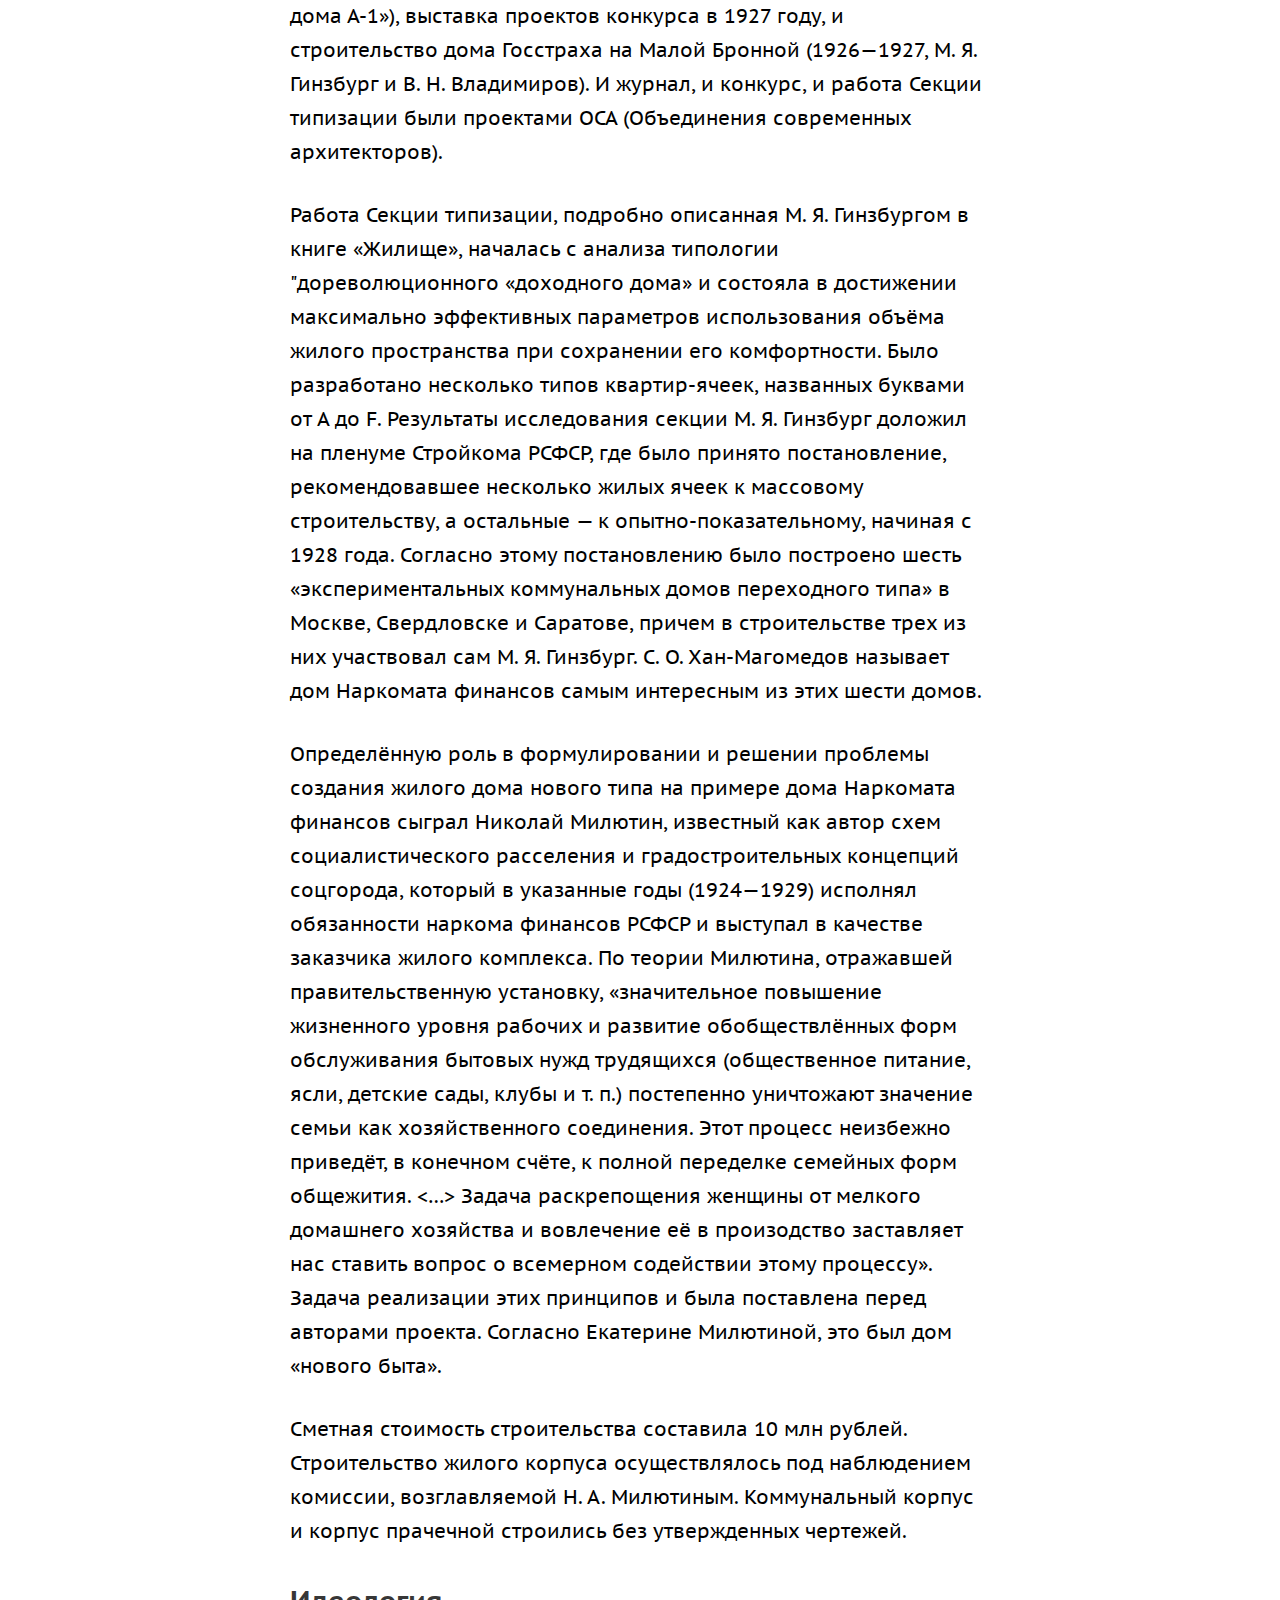
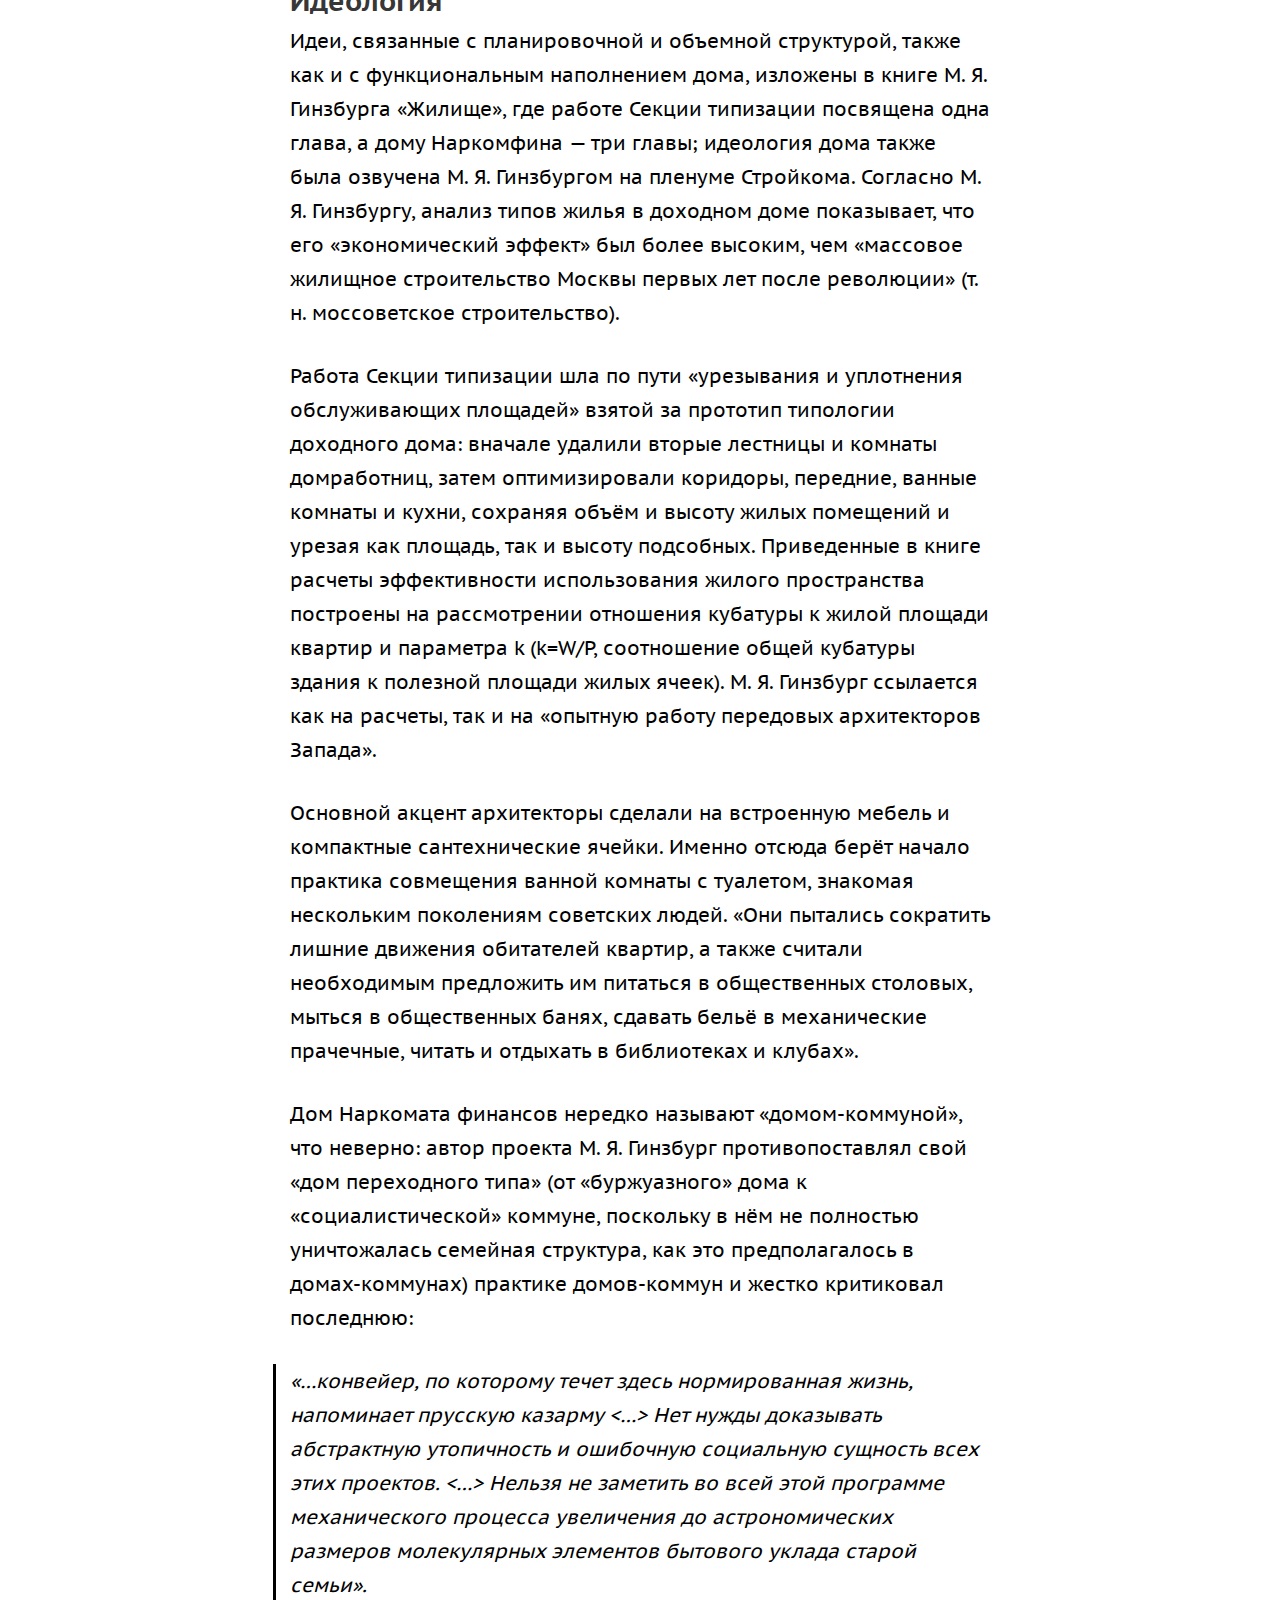
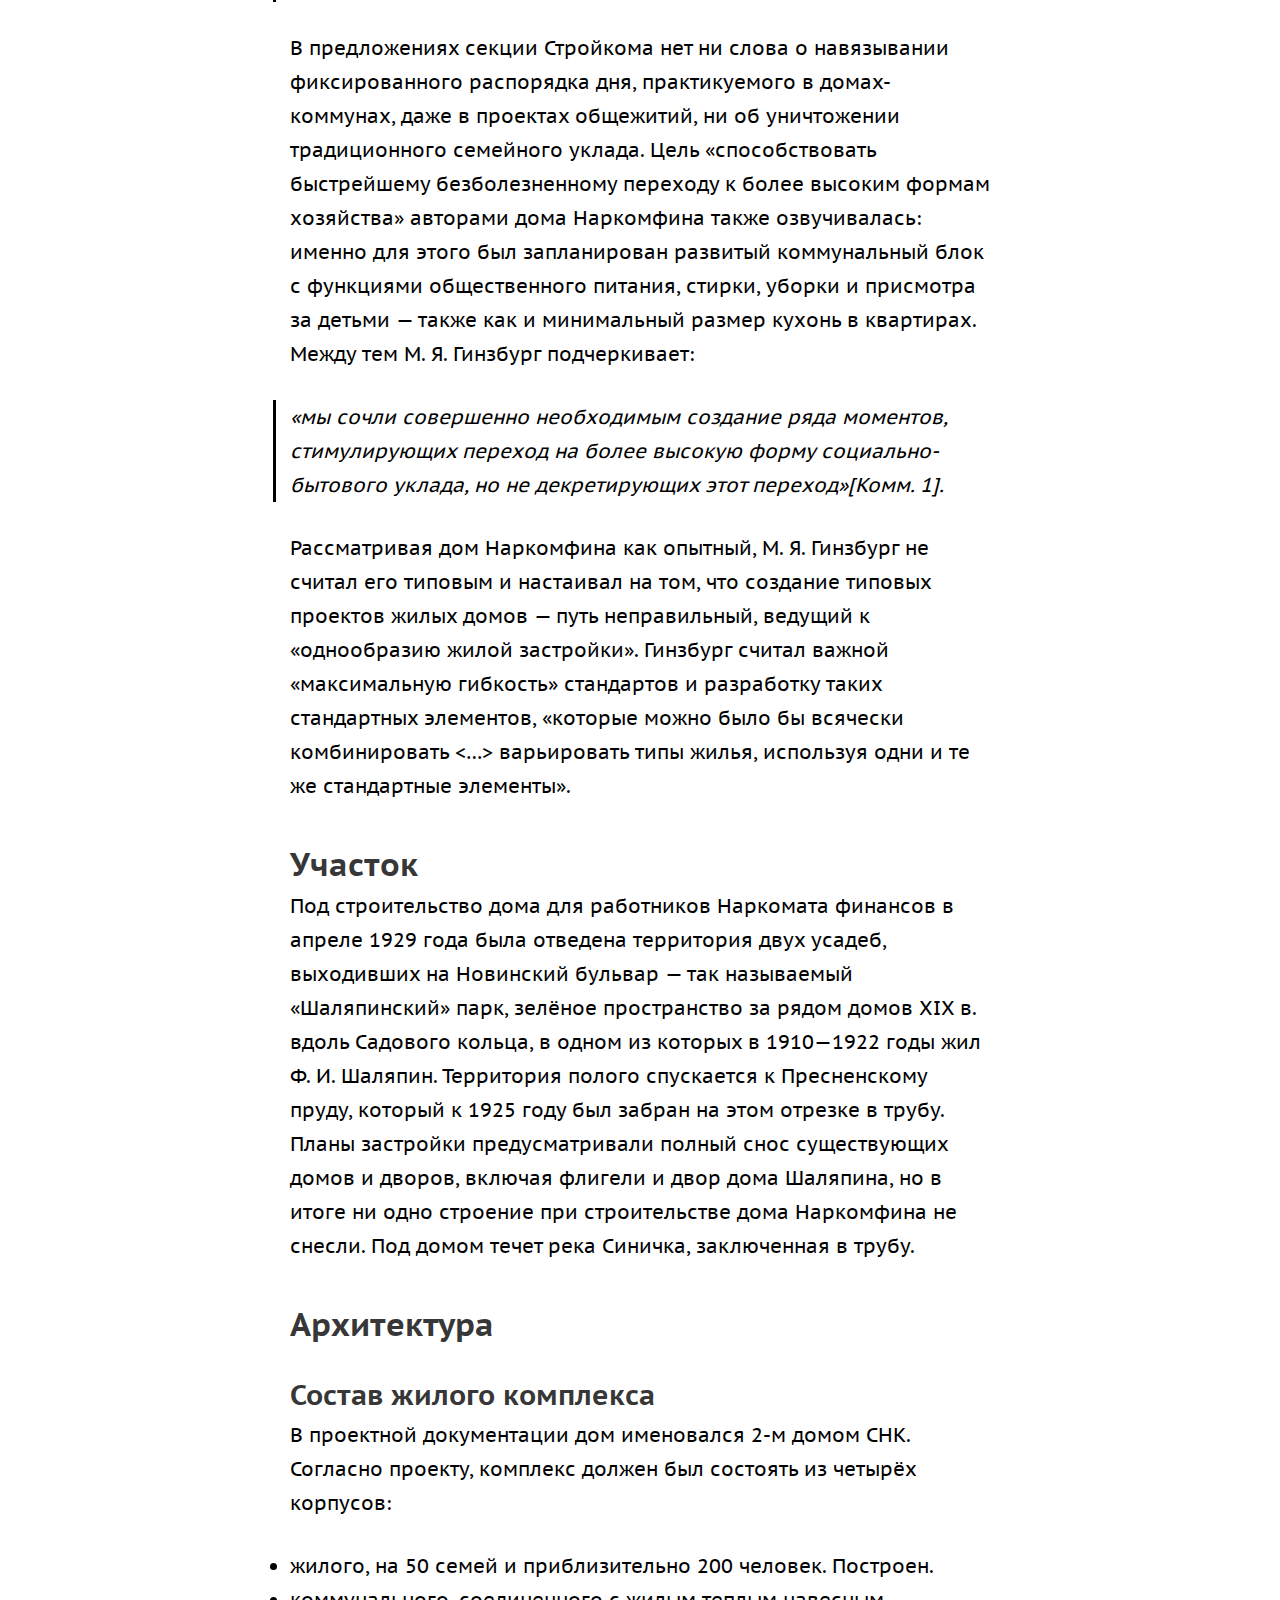
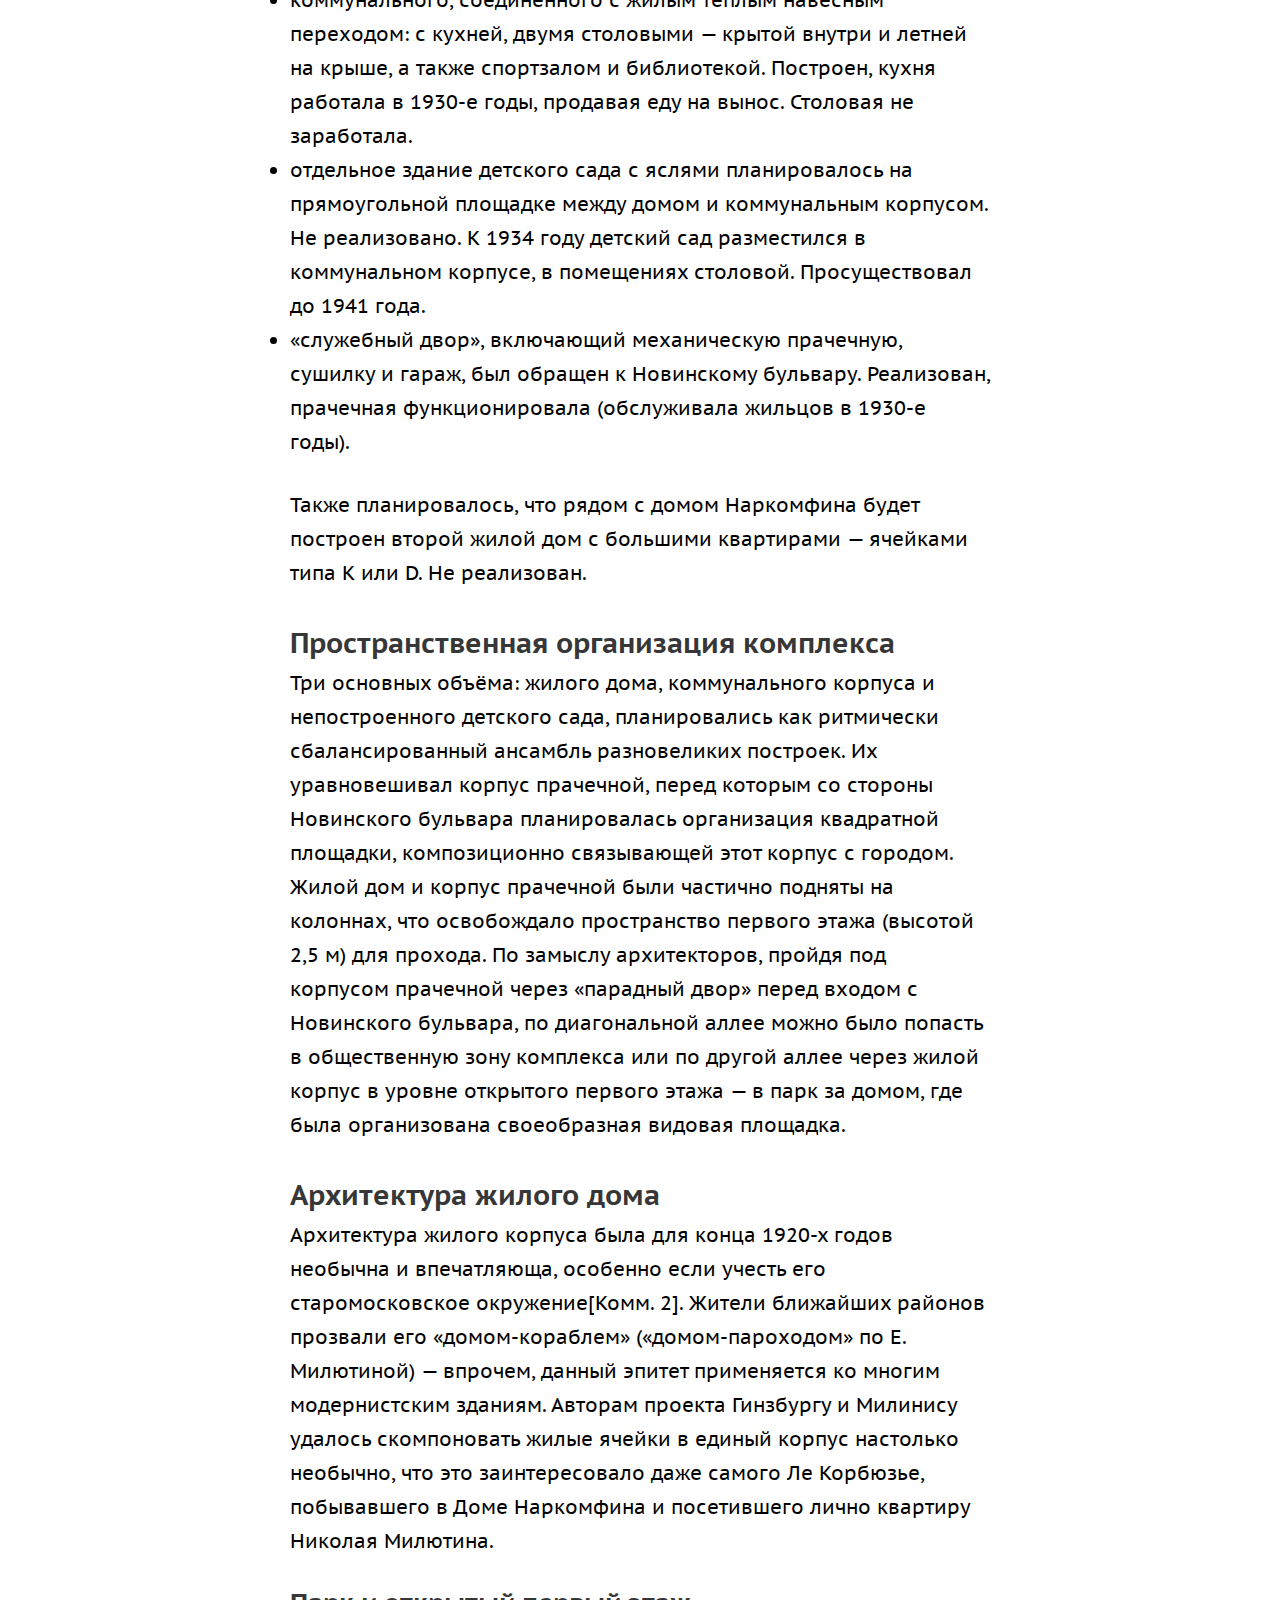
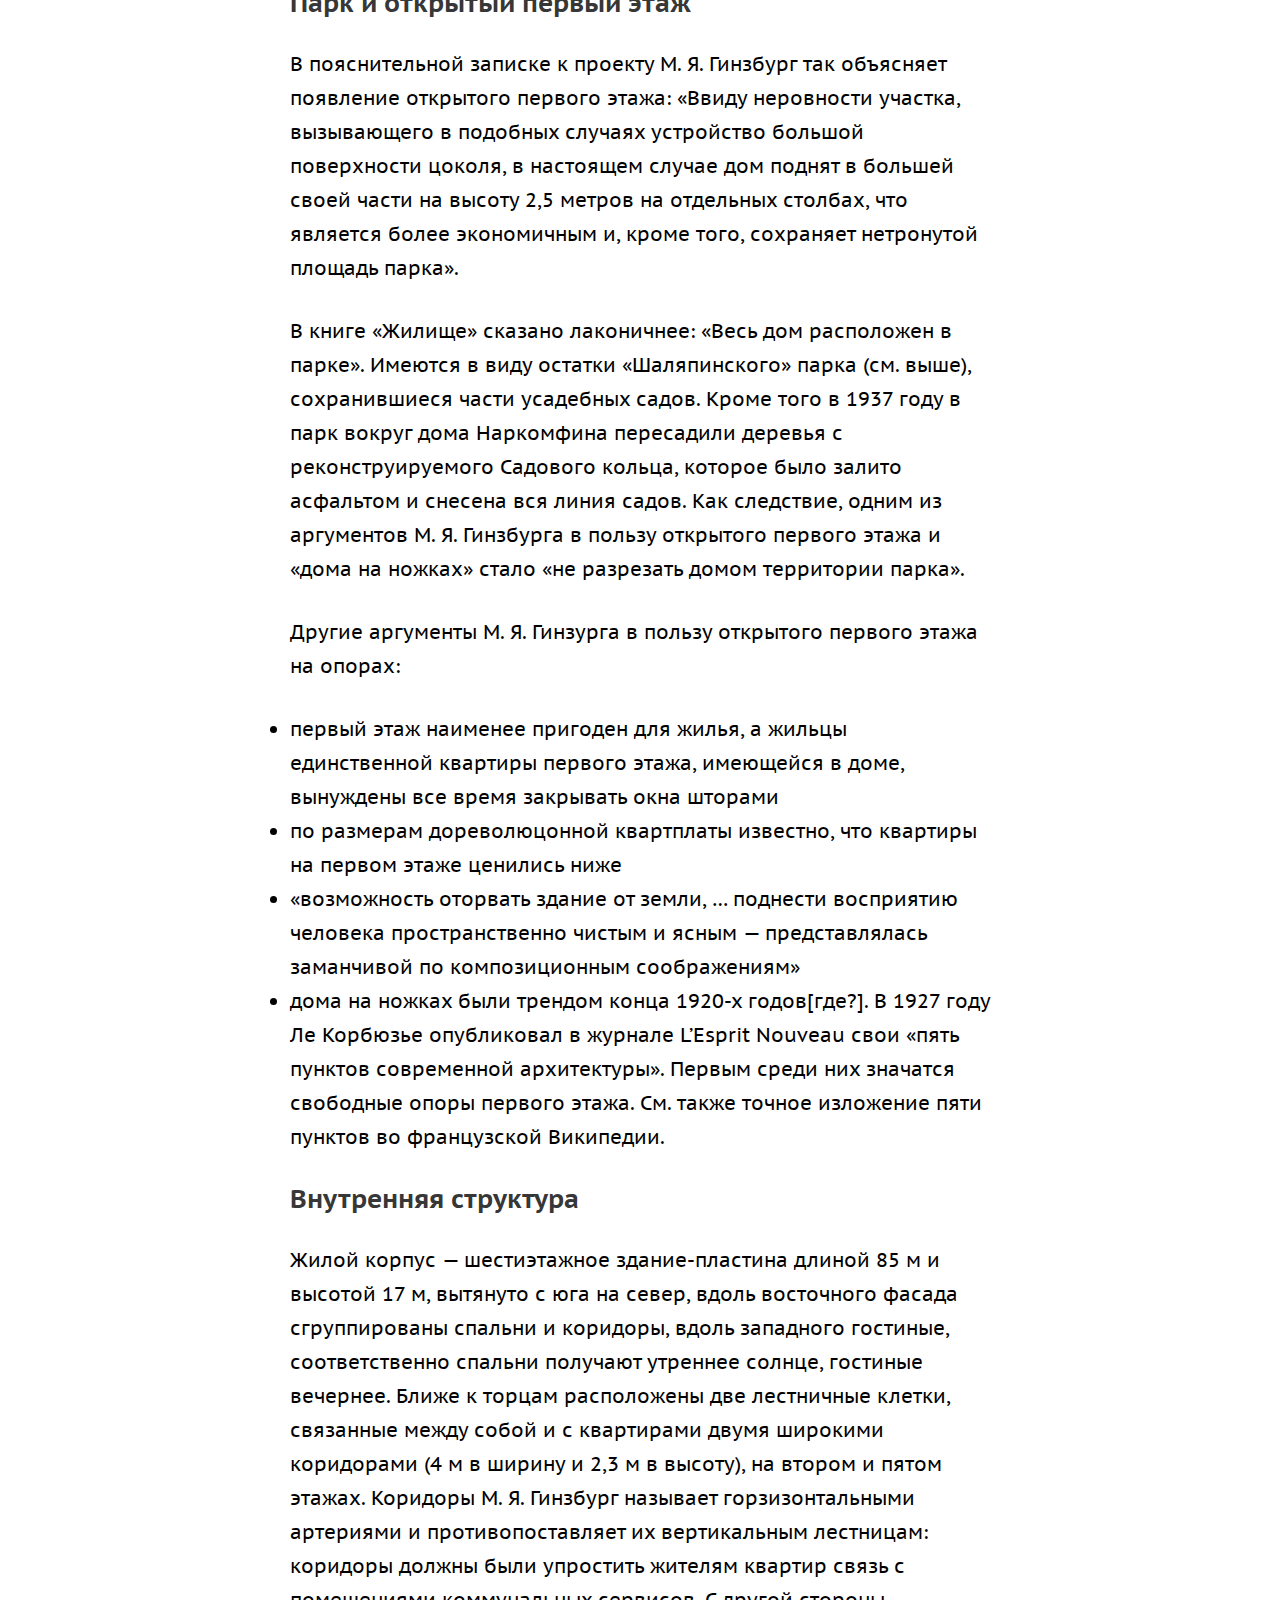
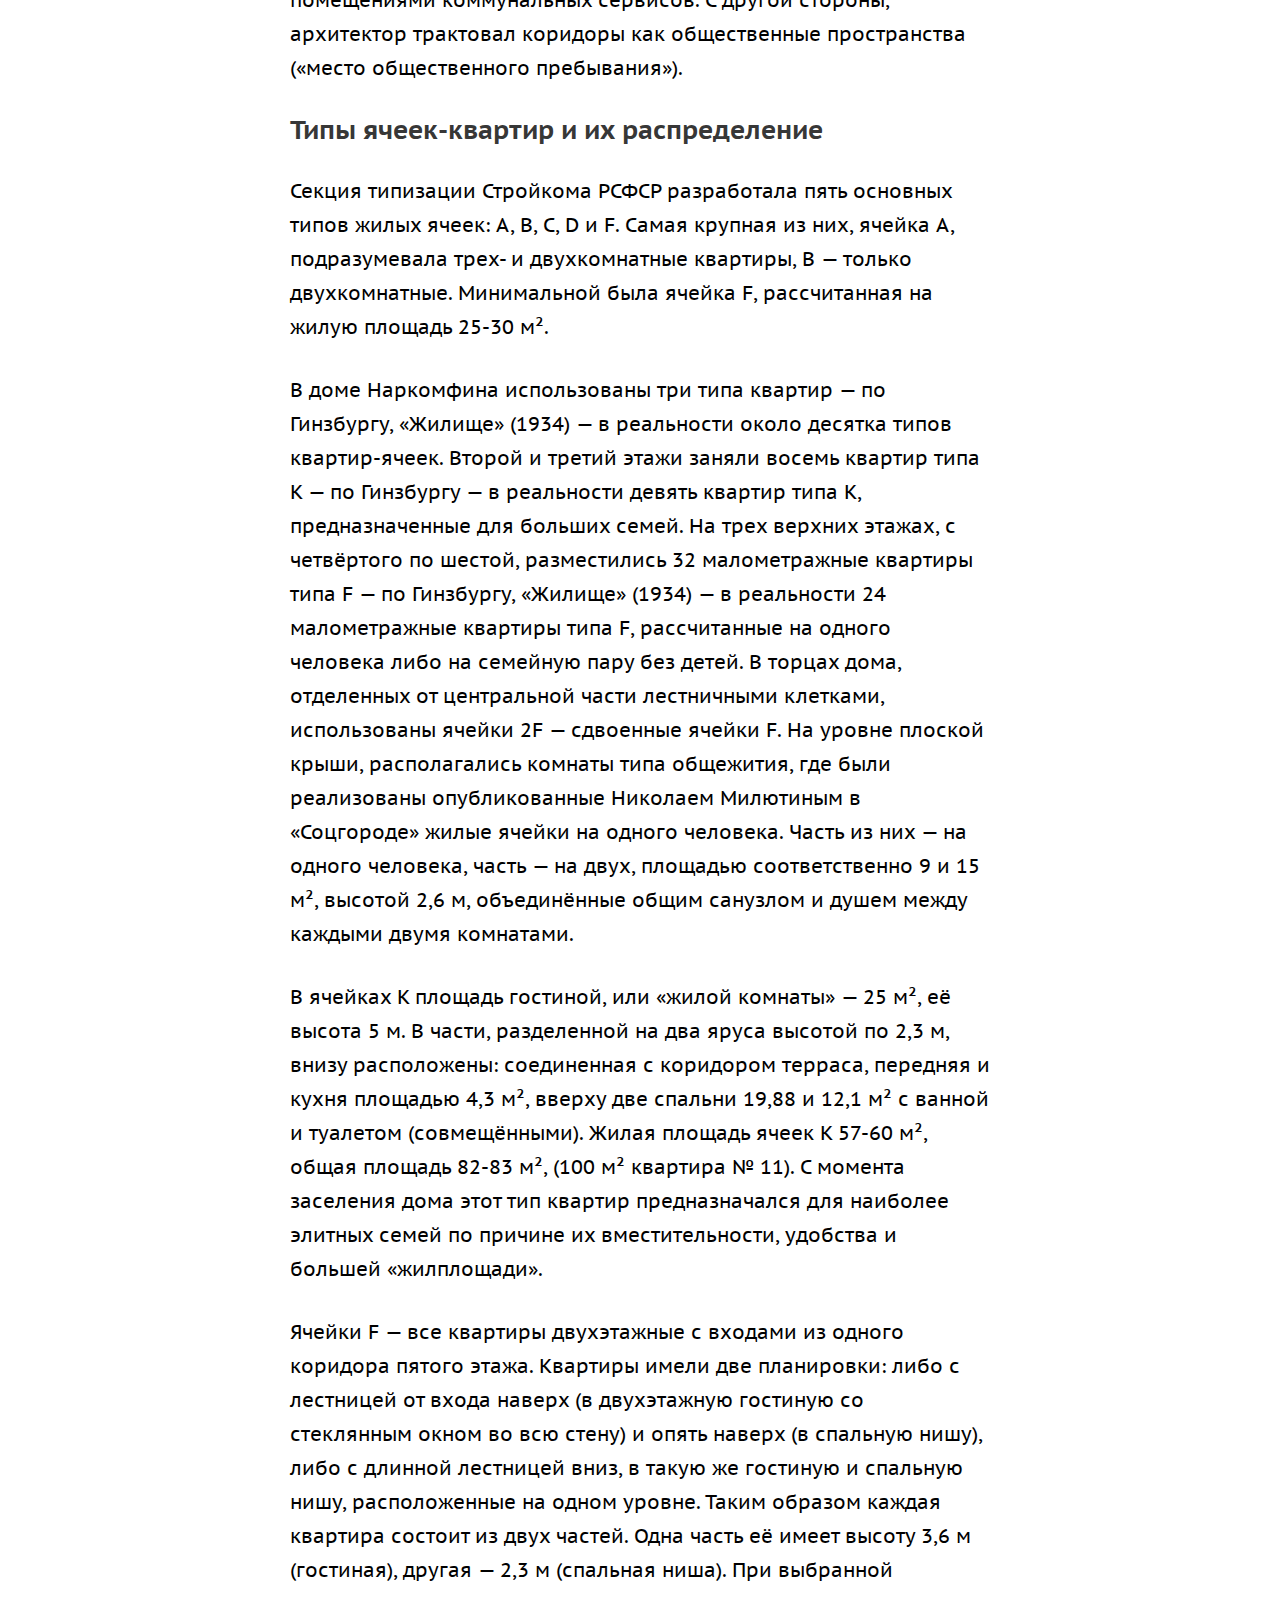
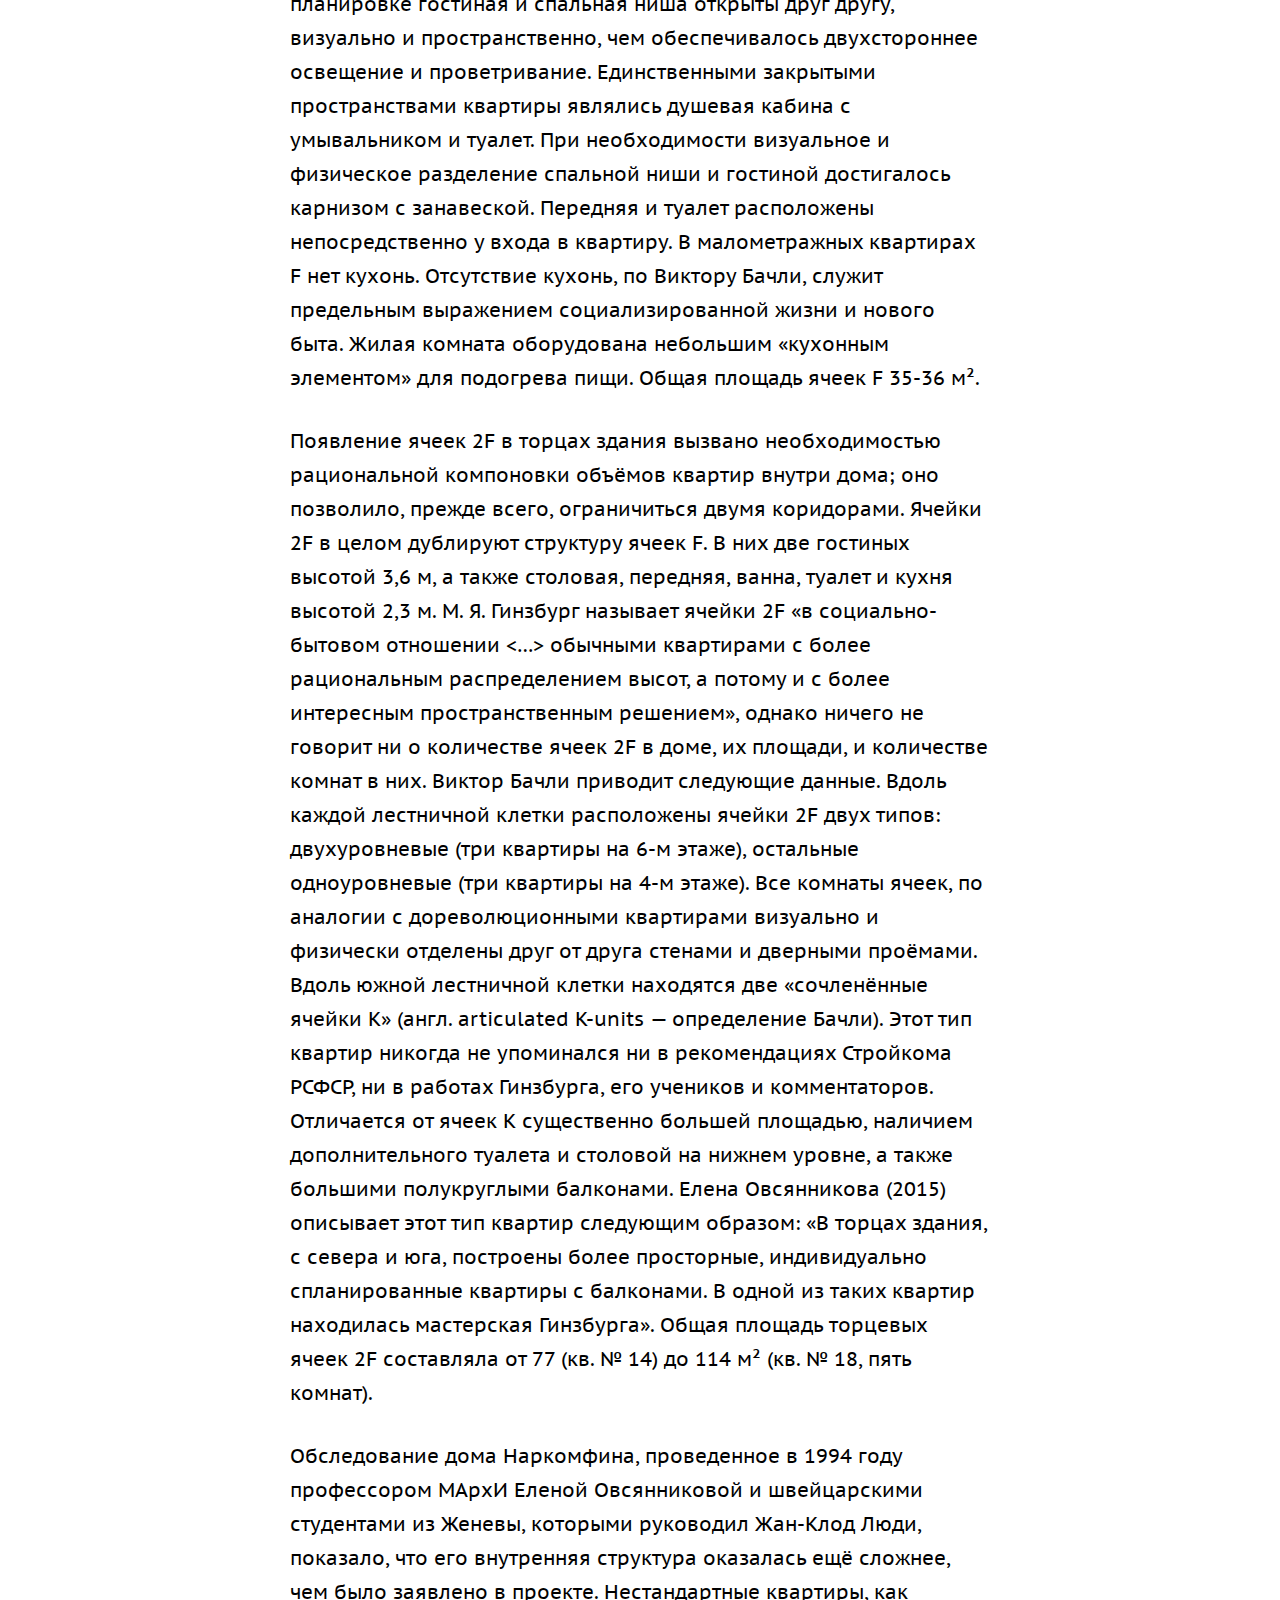
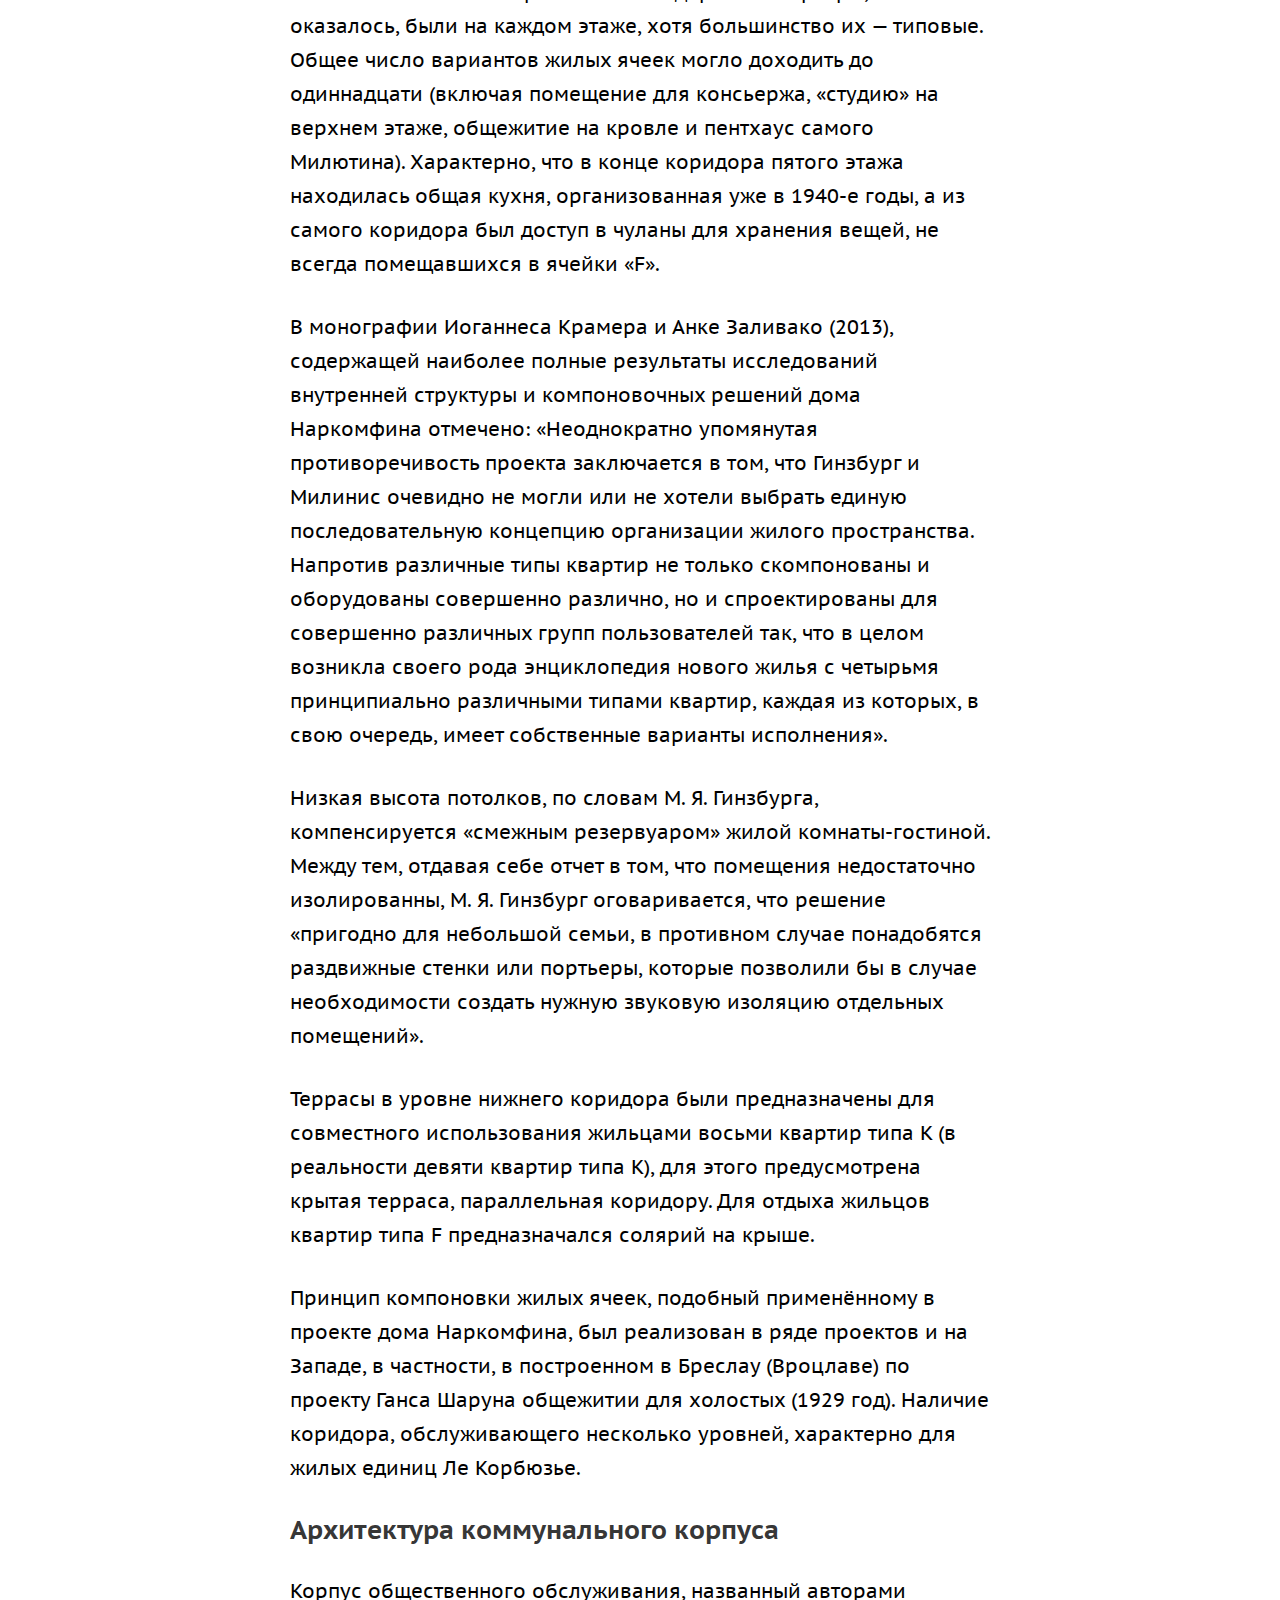
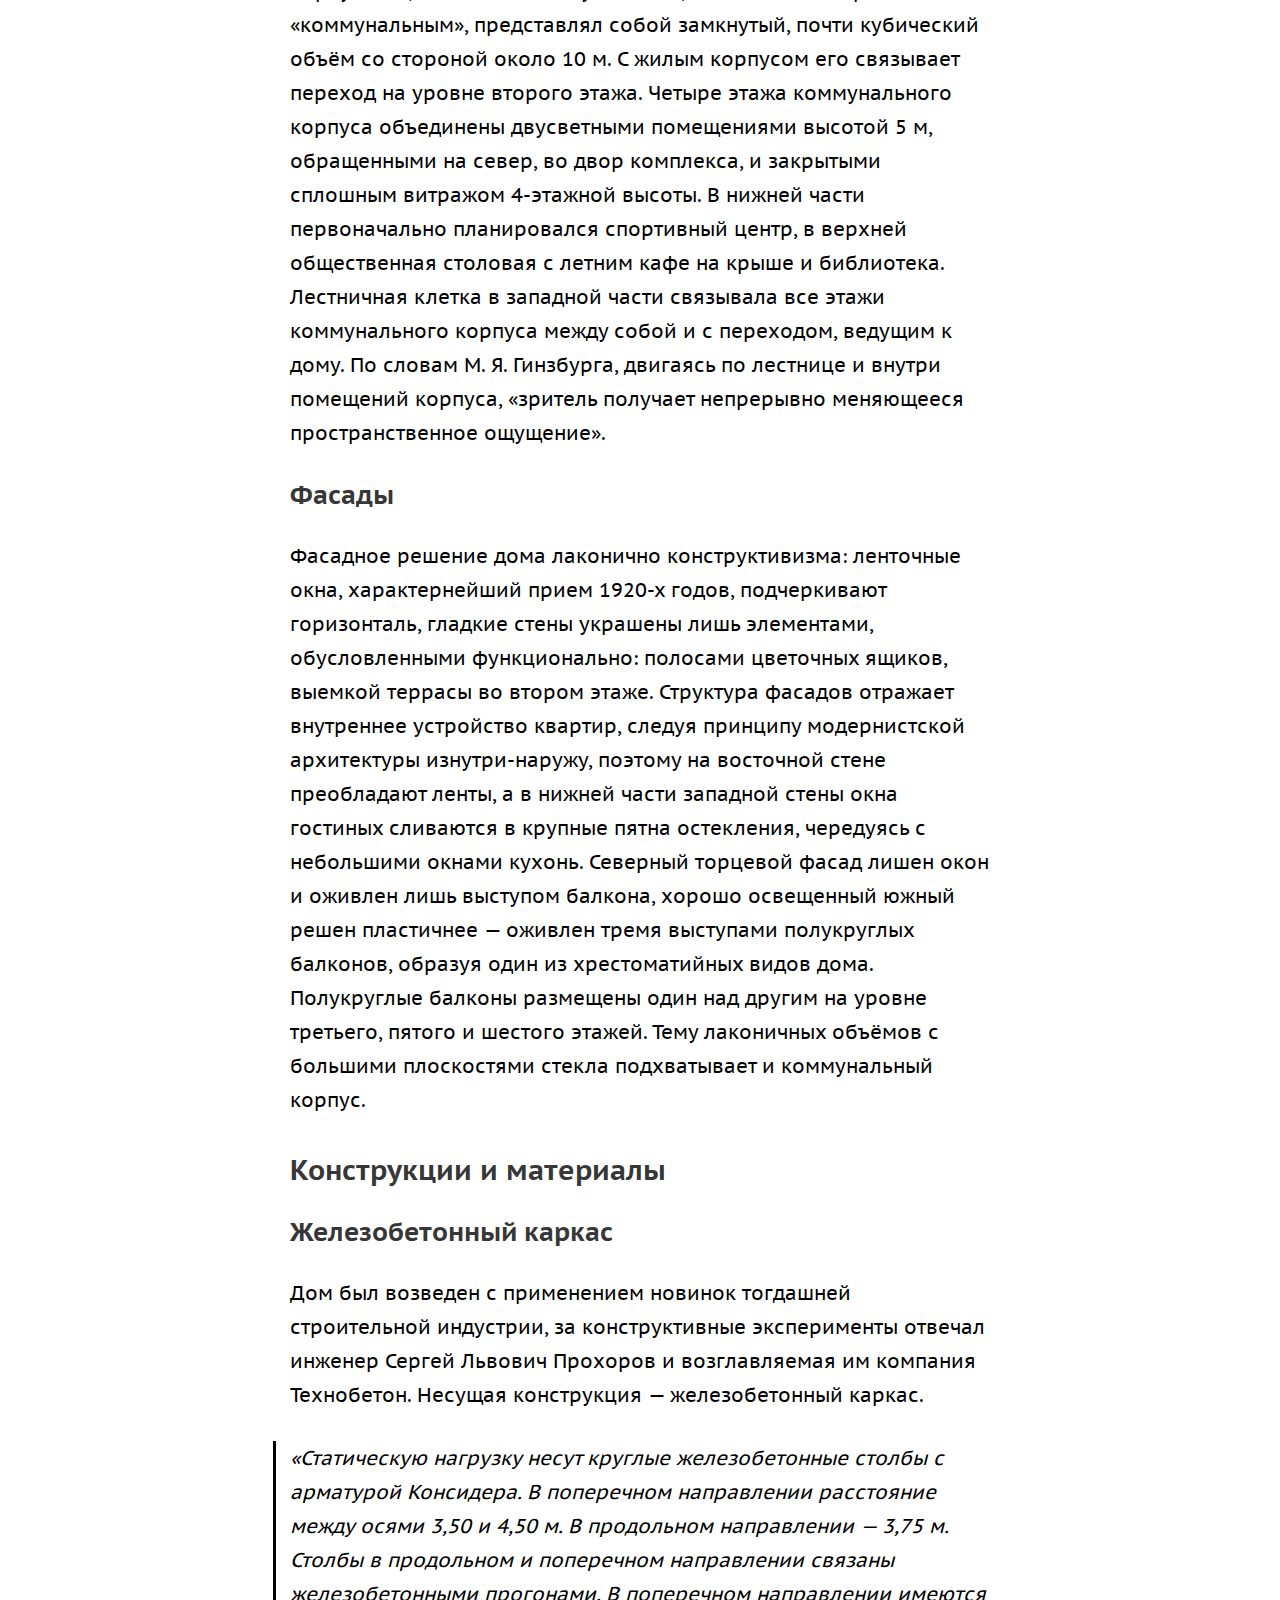
<file: Narkomfin.html>
<!DOCTYPE html>
<html lang="en" dir="ltr">
  <head>
    <meta name="viewport" content="width=device-width">
    <meta charset="utf-8">
    <link rel="stylesheet" href="stylesheets/style.css">
    <link rel="icon" type="image/x-icon" href="images/favicon.ico" />
    <link rel="icon" type="image/png" href="images/favicon.png" />
    <script src="javascripts/jquery-3.5.1.js" charset="utf-8"></script>
    <script src="javascripts/sidebar.js" charset="utf-8"></script>
    <title>Статья Дом Наркомфина</title>
  </head>

  <body>
    <div class="menubar">
      <a href="index.html"><img src="images/logo.svg" alt=""></a>
      <a href="about.html">О проекте</a>
    </div>
    <nav class="sidebar">
      <p><a href="#s1">Дом наркомфина</a></p>
      <ul>
        <li><a href="#s2">История создания</a></li>
            <ul>
              <li><a href="#s3">Идеология</a></li>
            </ul>
        <li><a href="#s4">Участок</a></li>
        <li><a href="#s5">Архитектура</a></li>
            <ul>
              <li><a href="#s6">Состав жилого комплекса</a></li>
              <li><a href="#s7">Пространственная организация комплекса</a></li>
              <li><a href="#s8">Архитектура жилого дома</a></li>
                  <ul>
                    <li><a href="#s9">Парк и открытый первый этаж</a></li>
                    <li><a href="#s10">Внутренняя структура</a></li>
                    <li><a href="#s11">Типы ячеек-квартир и их распределение</a></li>
                    <li><a href="#s12">Архитектура коммунального корпуса</a></li>
                    <li><a href="#s13">Фасады</a></li>
                  </ul>
              <li><a href="#s14">Конструкции и материалы</a></li>
                  <ul>
                    <li><a href="#s15">Железобетонный каркас</a></li>
                    <li><a href="#s16">Блоки Прохорова</a></li>
                    <li><a href="#s17">Другие экспериментальные материалы</a></li>
                  </ul>
              <li><a href="#s18">Интерьеры</a></li>
                  <ul>
                    <li><a href="#s19">Освещение</a></li>
                    <li><a href="#s20">Сдвижные окна</a></li>
                    <li><a href="#s21">Цвет</a></li>
                  </ul>
            </ul>
        <li><a href="#s22">Критика проекта</a></li>
            <ul>
              <li><a href="#s23">С технической стороны</a></li>
              <li><a href="#s24">С бытовой стороны</a></li>
            </ul>
        <li><a href="#s25">История эксплуатации и проект реставрации</a></li>
            <ul>
              <li><a href="#s26">Развитие городского окружения</a></li>
              <li><a href="#s27">Перестройки</a></li>
              <li><a href="#s28">Причины ветхости дома</a></li>
              <li><a href="#s29">Новейшая история дома и реставрация</a></li>
            </ul>
        <li><a href="#s30">Значение проекта в исторической перспективе</a></li>
        <li><a href="#s31">Реальная жизнь в доме Наркомфина</a></li>
            <ul>
              <li><a href="#s32">Известные жители</a></li>
            </ul>
      </ul>
    </nav>

    <article>
      <h1 id="s1">Дом Наркомфина</h1>
      <!-- <hr> -->

      <p><strong>Дом Наркомфина</strong> — один из ключевых памятников жилой архитектуры <a href="https://ru.wikipedia.org/wiki/%D0%9A%D0%BE%D0%BD%D1%81%D1%82%D1%80%D1%83%D0%BA%D1%82%D0%B8%D0%B2%D0%B8%D0%B7%D0%BC_(%D0%B8%D1%81%D0%BA%D1%83%D1%81%D1%81%D1%82%D0%B2%D0%BE)">конструктивизма</a>, «опытный дом переходного типа». Построен в 1928—1930 годах по проекту архитекторов Моисея Гинзбурга, Игнатия Милиниса и инженера Сергея Прохорова для работников Народного комиссариата финансов СССР (Наркомфина). Находится в Москве по адресу: Новинский бульвар, дом 25, корпус 1.</p>
      <p>Долгое время находился в аварийном состоянии, был трижды включен в список «100 главных зданий мира, которым грозит уничтожение». В 2017 году началась реставрация по проекту мастерской Алексея Гинзбурга, внука М. Я. Гинзбурга.</p>

      <img src="images/narkomfin.jpg" alt="">

      <!-- <p><strong>Содегжание</strong></p>
      <ol>
        <li>История создания</li>
            <ul style="list-style-type:none;">
              <li>1.1 Идеология</li>
            </ul>
        <li>Участок</li>
        <li>Архитектура</li>
            <ul style="list-style-type:none;">
              <li>3.1 Состав жилого комплекса</li>
              <li>3.2 Пространственная организация комплекса</li>
              <li>3.3 Архитектура жилого дома</li>
                  <ul style="list-style-type:none;">
                    <li>3.3.1 Парк и открытый первый этаж</li>
                    <li>3.3.2 Внутренняя структура</li>
                    <li>3.3.3 Типы ячеек-квартир и их распределение</li>
                    <li>3.3.4 Архитектура коммунального корпуса</li>
                    <li>3.3.5 Фасады</li>
                  </ul>
              <li>3.4 Конструкции и материалы</li>
                  <ul style="list-style-type:none;">
                    <li>3.4.1 Железобетонный каркас</li>
                    <li>3.4.2 Блоки Прохорова</li>
                    <li>3.4.3 Другие экспериментальные материалы</li>
                  </ul>
              <li>3.5 Интерьеры</li>
                  <ul style="list-style-type:none;">
                    <li>3.5.1 Освещение</li>
                    <li>3.5.2 Сдвижные окна</li>
                    <li>3.5.3 Цвет</li>
                  </ul>
            </ul>
        <li>Критика проекта</li>
            <ul style="list-style-type:none;">
              <li>4.1 С технической стороны</li>
              <li>4.2 С бытовой стороны</li>
            </ul>
        <li>История эксплуатации и проект реставрации</li>
            <ul style="list-style-type:none;">
              <li>5.1 Развитие городского окружения</li>
              <li>5.2 Перестройки</li>
              <li>5.3 Причины ветхости дома</li>
              <li>5.4 Новейшая история дома и реставрация</li>
            </ul>
        <li>Значение проекта в исторической перспективе</li>
        <li>Реальная жизнь в доме Наркомфина</li>
            <ul style="list-style-type:none;">
              <li>7.1 Известные жители</li>
            </ul>
        <li>См. также</li>
        <li>Примечания</li>
            <ul style="list-style-type:none;">
              <li>9.1 Сноски</li>
              <li>9.2 Источники</li>
            </ul>
        <li>Литература</li>
        <li>Ссылки</li>
      </ol> -->

          <h2 id="s2">История создания</h2>
          <!-- <hr> -->
              <p>Дом Наркомфина, или 2-й дом Совнаркома РСФСР, стал одним из экспериментальных домов, построенных по результатам теоретических исследований Секции типизации Стройкома РСФСР, работавшей в 1928—1929 годы под руководством М. Я. Гинзбурга. Работе секции предшествовал конкурс на «эскизный проект жилого дома трудящихся», проведенный журналом «Современная архитектура» (Гинзбург подал на конкурс проект «Коммунального дома А-1»), выставка проектов конкурса в 1927 году, и строительство дома Госстраха на Малой Бронной (1926—1927, М. Я. Гинзбург и В. Н. Владимиров). И журнал, и конкурс, и работа Секции типизации были проектами ОСА (Объединения современных архитекторов).</p>
              <p>Работа Секции типизации, подробно описанная М. Я. Гинзбургом в книге «Жилище», началась с анализа типологии "дореволюционного «доходного дома» и состояла в достижении максимально эффективных параметров использования объёма жилого пространства при сохранении его комфортности. Было разработано несколько типов квартир-ячеек, названных буквами от A до F. Результаты исследования секции М. Я. Гинзбург доложил на пленуме Стройкома РСФСР, где было принято постановление, рекомендовавшее несколько жилых ячеек к массовому строительству, а остальные — к опытно-показательному, начиная с 1928 года. Согласно этому постановлению было построено шесть «экспериментальных коммунальных домов переходного типа» в Москве, Свердловске и Саратове, причем в строительстве трех из них участвовал сам М. Я. Гинзбург. С. О. Хан-Магомедов называет дом Наркомата финансов самым интересным из этих шести домов.</p>
              <p>Определённую роль в формулировании и решении проблемы создания жилого дома нового типа на примере дома Наркомата финансов сыграл Николай Милютин, известный как автор схем социалистического расселения и градостроительных концепций соцгорода, который в указанные годы (1924—1929) исполнял обязанности наркома финансов РСФСР и выступал в качестве заказчика жилого комплекса. По теории Милютина, отражавшей правительственную установку, «значительное повышение жизненного уровня рабочих и развитие обобществлённых форм обслуживания бытовых нужд трудящихся (общественное питание, ясли, детские сады, клубы и т. п.) постепенно уничтожают значение семьи как хозяйственного соединения. Этот процесс неизбежно приведёт, в конечном счёте, к полной переделке семейных форм общежития. <…> Задача раскрепощения женщины от мелкого домашнего хозяйства и вовлечение её в произодство заставляет нас ставить вопрос о всемерном содействии этому процессу». Задача реализации этих принципов и была поставлена перед авторами проекта. Согласно Екатерине Милютиной, это был дом «нового быта».</p>
              <p>Сметная стоимость строительства составила 10 млн рублей. Строительство жилого корпуса осуществлялось под наблюдением комиссии, возглавляемой Н. А. Милютиным. Коммунальный корпус и корпус прачечной строились без утвержденных чертежей.</p>

              <h3 id="s3">Идеология</h3>
                  <p>Идеи, связанные с планировочной и объемной структурой, также как и с функциональным наполнением дома, изложены в книге М. Я. Гинзбурга «Жилище», где работе Секции типизации посвящена одна глава, а дому Наркомфина — три главы; идеология дома также была озвучена М. Я. Гинзбургом на пленуме Стройкома. Согласно М. Я. Гинзбургу, анализ типов жилья в доходном доме показывает, что его «экономический эффект» был более высоким, чем «массовое жилищное строительство Москвы первых лет после революции» (т. н. моссоветское строительство).</p>
                  <p>Работа Секции типизации шла по пути «урезывания и уплотнения обслуживающих площадей» взятой за прототип типологии доходного дома: вначале удалили вторые лестницы и комнаты домработниц, затем оптимизировали коридоры, передние, ванные комнаты и кухни, сохраняя объём и высоту жилых помещений и урезая как площадь, так и высоту подсобных. Приведенные в книге расчеты эффективности использования жилого пространства построены на рассмотрении отношения кубатуры к жилой площади квартир и параметра k (k=W/P, соотношение общей кубатуры здания к полезной площади жилых ячеек). М. Я. Гинзбург ссылается как на расчеты, так и на «опытную работу передовых архитекторов Запада».</p>
                  <p>Основной акцент архитекторы сделали на встроенную мебель и компактные сантехнические ячейки. Именно отсюда берёт начало практика совмещения ванной комнаты с туалетом, знакомая нескольким поколениям советских людей. «Они пытались сократить лишние движения обитателей квартир, а также считали необходимым предложить им питаться в общественных столовых, мыться в общественных банях, сдавать бельё в механические прачечные, читать и отдыхать в библиотеках и клубах».</p>
                  <p>Дом Наркомата финансов нередко называют «домом-коммуной», что неверно: автор проекта М. Я. Гинзбург противопоставлял свой «дом переходного типа» (от «буржуазного» дома к «социалистической» коммуне, поскольку в нём не полностью уничтожалась семейная структура, как это предполагалось в домах-коммунах) практике домов-коммун и жестко критиковал последнюю:</p>
                  <blockquote>
                    <em>«…конвейер, по которому течет здесь нормированная жизнь, напоминает прусскую казарму <…> Нет нужды доказывать абстрактную утопичность и ошибочную социальную сущность всех этих проектов. <…> Нельзя не заметить во всей этой программе механического процесса увеличения до астрономических размеров молекулярных элементов бытового уклада старой семьи».</em>
                  </blockquote>
                  <p>В предложениях секции Стройкома нет ни слова о навязывании фиксированного распорядка дня, практикуемого в домах-коммунах, даже в проектах общежитий, ни об уничтожении традиционного семейного уклада. Цель «способствовать быстрейшему безболезненному переходу к более высоким формам хозяйства» авторами дома Наркомфина также озвучивалась: именно для этого был запланирован развитый коммунальный блок с функциями общественного питания, стирки, уборки и присмотра за детьми — также как и минимальный размер кухонь в квартирах. Между тем М. Я. Гинзбург подчеркивает:</p>
                  <blockquote>
                    <em>«мы сочли совершенно необходимым создание ряда моментов, стимулирующих переход на более высокую форму социально-бытового уклада, но не декретирующих этот переход»[Комм. 1].</em>
                  </blockquote>
                  <p>Рассматривая дом Наркомфина как опытный, М. Я. Гинзбург не считал его типовым и настаивал на том, что создание типовых проектов жилых домов — путь неправильный, ведущий к «однообразию жилой застройки». Гинзбург считал важной «максимальную гибкость» стандартов и разработку таких стандартных элементов, «которые можно было бы всячески комбинировать <…> варьировать типы жилья, используя одни и те же стандартные элементы».</p>

          <h2 id="s4">Участок</h2>
          <!-- <hr> -->
              <p>Под строительство дома для работников Наркомата финансов в апреле 1929 года была отведена территория двух усадеб, выходивших на Новинский бульвар — так называемый «Шаляпинский» парк, зелёное пространство за рядом домов XIX в. вдоль Садового кольца, в одном из которых в 1910—1922 годы жил Ф. И. Шаляпин. Территория полого спускается к Пресненскому пруду, который к 1925 году был забран на этом отрезке в трубу. Планы застройки предусматривали полный снос существующих домов и дворов, включая флигели и двор дома Шаляпина, но в итоге ни одно строение при строительстве дома Наркомфина не снесли. Под домом течет река Синичка, заключенная в трубу.</p>

          <h2 id="s5">Архитектура</h2>
          <!-- <hr> -->

              <h3 id="s6">Состав жилого комплекса</h3>
                  <p>В проектной документации дом именовался 2-м домом СНК. Согласно проекту, комплекс должен был состоять из четырёх корпусов:</p>

                  <ol>
                    <li>жилого, на 50 семей и приблизительно 200 человек. Построен.</li>
                    <li>коммунального, соединенного с жилым теплым навесным переходом: с кухней, двумя столовыми — крытой внутри и летней на крыше, а также спортзалом и библиотекой. Построен, кухня работала в 1930-е годы, продавая еду на вынос. Столовая не заработала.</li>
                    <li>отдельное здание детского сада с яслями планировалось на прямоугольной площадке между домом и коммунальным корпусом. Не реализовано. К 1934 году детский сад разместился в коммунальном корпусе, в помещениях столовой. Просуществовал до 1941 года.</li>
                    <li>«служебный двор», включающий механическую прачечную, сушилку и гараж, был обращен к Новинскому бульвару. Реализован, прачечная функционировала (обслуживала жильцов в 1930-е годы).</li>
                  </ol>

                  <p>Также планировалось, что рядом с домом Наркомфина будет построен второй жилой дом с большими квартирами — ячейками типа К или D. Не реализован.</p>

              <h3 id="s7">Пространственная организация комплекса</h3>
                  <p>Три основных объёма: жилого дома, коммунального корпуса и непостроенного детского сада, планировались как ритмически сбалансированный ансамбль разновеликих построек. Их уравновешивал корпус прачечной, перед которым со стороны Новинского бульвара планировалась организация квадратной площадки, композиционно связывающей этот корпус с городом. Жилой дом и корпус прачечной были частично подняты на колоннах, что освобождало пространство первого этажа (высотой 2,5 м) для прохода. По замыслу архитекторов, пройдя под корпусом прачечной через «парадный двор» перед входом с Новинского бульвара, по диагональной аллее можно было попасть в общественную зону комплекса или по другой аллее через жилой корпус в уровне открытого первого этажа — в парк за домом, где была организована своеобразная видовая площадка.</p>

              <h3 id="s8">Архитектура жилого дома</h3>
                  <p>Архитектура жилого корпуса была для конца 1920-х годов необычна и впечатляюща, особенно если учесть его старомосковское окружение[Комм. 2]. Жители ближайших районов прозвали его «домом-кораблем» («домом-пароходом» по Е. Милютиной) — впрочем, данный эпитет применяется ко многим модернистским зданиям. Авторам проекта Гинзбургу и Милинису удалось скомпоновать жилые ячейки в единый корпус настолько необычно, что это заинтересовало даже самого Ле Корбюзье, побывавшего в Доме Наркомфина и посетившего лично квартиру Николая Милютина.</p>

                  <h4 id="s9">Парк и открытый первый этаж</h4>
                      <p>В пояснительной записке к проекту М. Я. Гинзбург так объясняет появление открытого первого этажа: «Ввиду неровности участка, вызывающего в подобных случаях устройство большой поверхности цоколя, в настоящем случае дом поднят в большей своей части на высоту 2,5 метров на отдельных столбах, что является более экономичным и, кроме того, сохраняет нетронутой площадь парка».</p>
                      <p>В книге «Жилище» сказано лаконичнее: «Весь дом расположен в парке». Имеются в виду остатки «Шаляпинского» парка (см. выше), сохранившиеся части усадебных садов. Кроме того в 1937 году в парк вокруг дома Наркомфина пересадили деревья с реконструируемого Садового кольца, которое было залито асфальтом и снесена вся линия садов. Как следствие, одним из аргументов М. Я. Гинзбурга в пользу открытого первого этажа и «дома на ножках» стало «не разрезать домом территории парка».</p>
                      <p>Другие аргументы М. Я. Гинзурга в пользу открытого первого этажа на опорах:</p>
                      <ol>
                        <li>первый этаж наименее пригоден для жилья, а жильцы единственной квартиры первого этажа, имеющейся в доме, вынуждены все время закрывать окна шторами</li>
                        <li>по размерам дореволюцонной квартплаты известно, что квартиры на первом этаже ценились ниже</li>
                        <li>«возможность оторвать здание от земли, … поднести восприятию человека пространственно чистым и ясным — представлялась заманчивой по композиционным соображениям»</li>
                        <li>дома на ножках были трендом конца 1920-х годов[где?]. В 1927 году Ле Корбюзье опубликовал в журнале L’Esprit Nouveau свои «пять пунктов современной архитектуры». Первым среди них значатся свободные опоры первого этажа. См. также точное изложение пяти пунктов во французской Википедии.</li>
                      </ol>

                  <h4 id="s10">Внутренняя структура</h4>
                      <p>Жилой корпус — шестиэтажное здание-пластина длиной 85 м и высотой 17 м, вытянуто с юга на север, вдоль восточного фасада сгруппированы спальни и коридоры, вдоль западного гостиные, соответственно спальни получают утреннее солнце, гостиные вечернее. Ближе к торцам расположены две лестничные клетки, связанные между собой и с квартирами двумя широкими коридорами (4 м в ширину и 2,3 м в высоту), на втором и пятом этажах. Коридоры М. Я. Гинзбург называет горзизонтальными артериями и противопоставляет их вертикальным лестницам: коридоры должны были упростить жителям квартир связь с помещениями коммунальных сервисов. С другой стороны, архитектор трактовал коридоры как общественные пространства («место общественного пребывания»).</p>

                  <h4 id="s11">Типы ячеек-квартир и их распределение</h4>
                      <p>Секция типизации Стройкома РСФСР разработала пять основных типов жилых ячеек: A, B, C, D и F. Самая крупная из них, ячейка A, подразумевала трех- и двухкомнатные квартиры, B — только двухкомнатные. Минимальной была ячейка F, рассчитанная на жилую площадь 25-30 м².</p>
                      <p>В доме Наркомфина использованы три типа квартир — по Гинзбургу, «Жилище» (1934) — в реальности около десятка типов квартир-ячеек. Второй и третий этажи заняли восемь квартир типа K — по Гинзбургу — в реальности девять квартир типа K, предназначенные для больших семей. На трех верхних этажах, с четвёртого по шестой, разместились 32 малометражные квартиры типа F — по Гинзбургу, «Жилище» (1934) — в реальности 24 малометражные квартиры типа F, рассчитанные на одного человека либо на семейную пару без детей. В торцах дома, отделенных от центральной части лестничными клетками, использованы ячейки 2F — сдвоенные ячейки F. На уровне плоской крыши, располагались <strong>комнаты типа общежития</strong>, где были реализованы опубликованные Николаем Милютиным в «Соцгороде» жилые ячейки на одного человека. Часть из них — на одного человека, часть — на двух, площадью соответственно 9 и 15 м², высотой 2,6 м, объединённые общим санузлом и душем между каждыми двумя комнатами.</p>
                      <p>В <strong>ячейках K</strong> площадь гостиной, или «жилой комнаты» — 25 м², её высота 5 м. В части, разделенной на два яруса высотой по 2,3 м, внизу расположены: соединенная с коридором терраса, передняя и кухня площадью 4,3 м², вверху две спальни 19,88 и 12,1 м² с ванной и туалетом (совмещёнными). Жилая площадь ячеек K 57-60 м², общая площадь 82-83 м², (100 м² квартира № 11). С момента заселения дома этот тип квартир предназначался для наиболее элитных семей по причине их вместительности, удобства и большей «жилплощади».</p>
                      <p><strong>Ячейки F</strong> — все квартиры двухэтажные с входами из одного коридора пятого этажа. Квартиры имели две планировки: либо с лестницей от входа наверх (в двухэтажную гостиную со стеклянным окном во всю стену) и опять наверх (в спальную нишу), либо с длинной лестницей вниз, в такую же гостиную и спальную нишу, расположенные на одном уровне. Таким образом каждая квартира состоит из двух частей. Одна часть её имеет высоту 3,6 м (гостиная), другая — 2,3 м (спальная ниша). При выбранной планировке гостиная и спальная ниша открыты друг другу, визуально и пространственно, чем обеспечивалось двухстороннее освещение и проветривание. Единственными закрытыми пространствами квартиры являлись душевая кабина с умывальником и туалет. При необходимости визуальное и физическое разделение спальной ниши и гостиной достигалось карнизом с занавеской. Передняя и туалет расположены непосредственно у входа в квартиру. В малометражных квартирах F нет кухонь. Отсутствие кухонь, по Виктору Бачли, служит предельным выражением социализированной жизни и нового быта. Жилая комната оборудована небольшим «кухонным элементом» для подогрева пищи. Общая площадь ячеек F 35-36 м².</p>
                      <p>Появление <strong>ячеек 2F</strong> в торцах здания вызвано необходимостью рациональной компоновки объёмов квартир внутри дома; оно позволило, прежде всего, ограничиться двумя коридорами. Ячейки 2F в целом дублируют структуру ячеек F. В них две гостиных высотой 3,6 м, а также столовая, передняя, ванна, туалет и кухня высотой 2,3 м. М. Я. Гинзбург называет ячейки 2F «в социально-бытовом отношении <…> обычными квартирами с более рациональным распределением высот, а потому и с более интересным пространственным решением», однако ничего не говорит ни о количестве ячеек 2F в доме, их площади, и количестве комнат в них. Виктор Бачли приводит следующие данные. Вдоль каждой лестничной клетки расположены ячейки 2F двух типов: двухуровневые (три квартиры на 6-м этаже), остальные одноуровневые (три квартиры на 4-м этаже). Все комнаты ячеек, по аналогии с дореволюционными квартирами визуально и физически отделены друг от друга стенами и дверными проёмами. Вдоль южной лестничной клетки находятся две «сочленённые ячейки К» (англ. articulated K-units — определение Бачли). Этот тип квартир никогда не упоминался ни в рекомендациях Стройкома РСФСР, ни в работах Гинзбурга, его учеников и комментаторов. Отличается от ячеек К существенно большей площадью, наличием дополнительного туалета и столовой на нижнем уровне, а также большими полукруглыми балконами. Елена Овсянникова (2015) описывает этот тип квартир следующим образом: «В торцах здания, с севера и юга, построены более просторные, индивидуально спланированные квартиры с балконами. В одной из таких квартир находилась мастерская Гинзбурга». Общая площадь торцевых <strong>ячеек 2F</strong> составляла от 77 (кв. № 14) до 114 м² (кв. № 18, пять комнат).</p>
                      <p>Обследование дома Наркомфина, проведенное в 1994 году профессором МАрхИ Еленой Овсянниковой и швейцарскими студентами из Женевы, которыми руководил Жан-Клод Люди, показало, что его внутренняя структура оказалась ещё сложнее, чем было заявлено в проекте. Нестандартные квартиры, как оказалось, были на каждом этаже, хотя большинство их — типовые. Общее число вариантов жилых ячеек могло доходить до одиннадцати (включая помещение для консьержа, «студию» на верхнем этаже, общежитие на кровле и пентхаус самого Милютина). Характерно, что в конце коридора пятого этажа находилась общая кухня, организованная уже в 1940-е годы, а из самого коридора был доступ в чуланы для хранения вещей, не всегда помещавшихся в ячейки «F».</p>
                      <p>В монографии Иоганнеса Крамера и Анке Заливако (2013), содержащей наиболее полные результаты исследований внутренней структуры и компоновочных решений дома Наркомфина отмечено: «Неоднократно упомянутая противоречивость проекта заключается в том, что Гинзбург и Милинис очевидно не могли или не хотели выбрать единую последовательную концепцию организации жилого пространства. Напротив различные типы квартир не только скомпонованы и оборудованы совершенно различно, но и спроектированы для совершенно различных групп пользователей так, что в целом возникла своего рода энциклопедия нового жилья с четырьмя принципиально различными типами квартир, каждая из которых, в свою очередь, имеет собственные варианты исполнения».</p>
                      <p>Низкая высота потолков, по словам М. Я. Гинзбурга, компенсируется «смежным резервуаром» жилой комнаты-гостиной. Между тем, отдавая себе отчет в том, что помещения недостаточно изолированны, М. Я. Гинзбург оговаривается, что решение «пригодно для небольшой семьи, в противном случае понадобятся раздвижные стенки или портьеры, которые позволили бы в случае необходимости создать нужную звуковую изоляцию отдельных помещений».</p>
                      <p>Террасы в уровне нижнего коридора были предназначены для совместного использования жильцами восьми квартир типа K (в реальности девяти квартир типа К), для этого предусмотрена крытая терраса, параллельная коридору. Для отдыха жильцов квартир типа F предназначался солярий на крыше.</p>
                      <p>Принцип компоновки жилых ячеек, подобный применённому в проекте дома Наркомфина, был реализован в ряде проектов и на Западе, в частности, в построенном в Бреслау (Вроцлаве) по проекту Ганса Шаруна общежитии для холостых (1929 год). Наличие коридора, обслуживающего несколько уровней, характерно для жилых единиц Ле Корбюзье.</p>

                  <h4 id="s12">Архитектура коммунального корпуса</h4>
                      <p>Корпус общественного обслуживания, названный авторами «коммунальным», представлял собой замкнутый, почти кубический объём со стороной около 10 м. С жилым корпусом его связывает переход на уровне второго этажа. Четыре этажа коммунального корпуса объединены двусветными помещениями высотой 5 м, обращенными на север, во двор комплекса, и закрытыми сплошным витражом 4-этажной высоты. В нижней части первоначально планировался спортивный центр, в верхней общественная столовая с летним кафе на крыше и библиотека. Лестничная клетка в западной части связывала все этажи коммунального корпуса между собой и с переходом, ведущим к дому. По словам М. Я. Гинзбурга, двигаясь по лестнице и внутри помещений корпуса, «зритель получает непрерывно меняющееся пространственное ощущение».</p>

                  <h4 id="s13">Фасады</h4>
                      <p>Фасадное решение дома лаконично конструктивизма: ленточные окна, характернейший прием 1920-х годов, подчеркивают горизонталь, гладкие стены украшены лишь элементами, обусловленными функционально: полосами цветочных ящиков, выемкой террасы во втором этаже. Структура фасадов отражает внутреннее устройство квартир, следуя принципу модернистской архитектуры изнутри-наружу, поэтому на восточной стене преобладают ленты, а в нижней части западной стены окна гостиных сливаются в крупные пятна остекления, чередуясь с небольшими окнами кухонь. Северный торцевой фасад лишен окон и оживлен лишь выступом балкона, хорошо освещенный южный решен пластичнее — оживлен тремя выступами полукруглых балконов, образуя один из хрестоматийных видов дома. Полукруглые балконы размещены один над другим на уровне третьего, пятого и шестого этажей. Тему лаконичных объёмов с большими плоскостями стекла подхватывает и коммунальный корпус.</p>

              <h3 id="s14">Конструкции и материалы</h3>

                  <h4 id="s15">Железобетонный каркас</h4>
                      <p>Дом был возведен с применением новинок тогдашней строительной индустрии, за конструктивные эксперименты отвечал инженер Сергей Львович Прохоров и возглавляемая им компания Технобетон. Несущая конструкция — железобетонный каркас.</p>
                      <blockquote>
                        <em>«Статическую нагрузку несут круглые железобетонные столбы с арматурой Консидера. В поперечном направлении расстояние между осями 3,50 и 4,50 м. В продольном направлении — 3,75 м. Столбы в продольном и поперечном направлении связаны железобетонными прогонами. В поперечном направлении имеются консоли по обе стороны, дающие общую глубину корпуса 10,15 м. Таким образом почти все столбы оказываются внутри архитектурного пространства, и наружные стены по каждому этажу передают нагрузку столбам через консоли. Толщина столбов 35 см. Наружные стены выполнены из пустотелых шлакобетонных камней типа „Крестьянин“ в полтора камня с засыпкой между камнями 6 см шлака. Общая толщина наружных стен 36 см».</em>
                      </blockquote>
                      <p>Каркасная конструкция позволила освободить первый этаж для прохода и снять нагрузку с внешних стен, которые служат термоизоляционным ограждением благодаря шлакоблокам с теплоизоляционным заполнением. Как следует из иллюстраций, приведенных в книге Е. Овсянниковой и Е. Милютиной Жилой комплекс «Дом Наркомфина», выполненных в наше время, когда штукатурка стен повсеместно обвалилась, материалом стен главного фасада являлись шлаковые блоки, а торцевые поверхности дома выполнены из обожжёного кирпича.</p>

                  <h4 id="s16">Блоки Прохорова</h4>
                      <p>Важным нововведением С. Л. Прохорова стало использование блоков «холодного» бетонного камня с двумя крупными отверстиями: для междуэтажных перекрытий и внутри вертикальных стен между квартирами и в ограждении лестничных клеток. Пустоты блоков использовали для прокладки канализационных, водосточных и вентиляционных каналов, размещенных внутри здания, нередко в довольно сложной конфигурации, поскольку требовалось провести все коммуникации между объёмами квартир разной типологии. В составе перекрытий ряды блоков перемежали с армированным бетоном, экономя бетон и даже деревянную опалубку, поскольку в доски не требовалось забивать гвозди:</p>
                      <blockquote>
                        <em>«…на расстояниях, равных длине камня, укладывались доски, подпертые деревянными стойками. На доски клались камни со специально оставляемыми промежутками. В промежутки укладывалась арматура, и все перекрытие бетонировалось. Получалась плита (5 см) с балками и промежутками, заполненными бетонными камнями».</em>
                      </blockquote>
                      <p>"Холодные" блоки с двумя отверстиями М. Я. Гинзбург называет «обычными для немецкого бетонного строительства» (действительно, они известны, в частности, в практике Баухауса). С. Л. Прохоров организовал производство похожих блоков в крупными отверстиями прямо на стройплощадке дома Наркомфина с использованием станков для производства блоков «Крестьянин», куда подкладывались деревянные вкладыши для изготовления отверстий. Впоследствии они получили название «блоков Прохорова».</p>

                  <h4 id="s17">Другие экспериментальные материалы</h4>
                      <p>Пол в квартирах был выполнен из 2-сантиметрового двухслойного ксилолита (древесный камень, в основе стружка, типологически материал подобен ДСП). Ксилолит укладывали по бетонной плите основания. Во внутриквартирных перегородках использовался фибролит и блоки «Крестьянин» в 1/2 блока; толщина перегородок 5 см (звукоизоляция в современном понимании в доме Наркомфина отсутствовала; её планируется добавить при реставрации дома в 2017—2019 гг.). Для утепления железобетонных балок в местах их выхода на фасад (то есть достаточно редко) использовался т. н. камышит, теплоизоляционный материал из сухой спрессованной травы.</p>
                      <p>Плоская гольццементная кровля дома утеплена шлаком и снабжена водостоками, проведенными в теле дома. Технологические решения кровли с теплоизоляцией «торфоплитами» из прессованного торфа и гидроизоляцией битумом следовали схеме, разработанной ведущим германским специалистом по плоским крышам Эрнстом Маем.</p>

              <h3 id="s18">Интерьеры</h3>

                  <h4 id="s19">Освещение</h4>
                      <p>Архитекторы дома Наркомфина уделяли большое внимание освещенности внутренних пространств. «Лучшей системой», зрительно расширяющей пространство, М. Я. Гинзбург называет «горизонтальную световую ленту, подтянутую к потолку». При этом по словам архитектора «горизонтальная лента дает значительно более равномерную освещенность». Расчеты коснулись и оптимальных отрезков стены выше и ниже окна: в обоих случаях оптимальной названа высота простенка 1 м сверху или снизу. Идеальным же решением признано сплошное остекление, апробированное в доме Наркомфина на примере витража коммунального корпуса.</p>

                  <h4 id="s20">Сдвижные окна</h4>
                      <p>Одно из нововведений дома Наркомфина окна, скользящие по направляющим, сходные с изобретенными Ле Корбюзье и Пьером Жаннере. Они были доработаны с учётом российского климата. Ленточные окна включали два элемента: подвижные и неподвижные. Неподвижные с железобетонными рамами, подвижные — с дубовыми, скользящими на роликах по направляющему рельсу и прижимающимися к бетону рукояткой с эксцентриком. Места прижима в окне с деревянной рамой были обиты брезентом и войлоком. М. Я. Гинзбург считает ошибкой изготовление неподвижных бетонных рам и называет пять достоинств сдвижных оконных рам:</p>
                      <ol>
                        <li>Стандартность</li>
                        <li>Экономия пространства внутри комнат</li>
                        <li>Почти герметичный прижим и отсутствие необходимости заклейки в зимнее время</li>
                        <li>Отсутствие необходимости в форточках, так как раму можно открыть на любое расстояние, начиная от узкой щели</li>
                        <li>Простота и дешевизна</li>
                      </ol>

                  <h4 id="s21">Цвет</h4>
                      <p>Эксперименты с цветом в доме Наркомфина стали продолжением опытов, начатых М. Я. Гинзбургом в архитектурной комнате бывшего МВТУ (сейчас МГТУ им. Н. Э. Баумана) и признанных автором не очень удачными: «длительное пребывание в этой комнате утомляло». Работой по подбору цветовых решений квартир дома Наркомфина руководил художник из Баухауса профессор Хиннерк Шепер. Стены в квартирах не оклеивали обоями, а гладко окрашивали — теплые гаммы колеров для одних квартир и холодные для других. В квартирах теплой гаммы для потолка была выбрана светлая охра, для стен лимонно-желтый. В холодной гамме для потолка использовали голубой оттенок брауншвейг, стены же были голубоватого и зеленоватого оттенков[Комм. 3]. В обоих случаях была выбрана менее интенсивная гамма, чем в опыте с комнатой МВТУ.</p>
                      <p>«Опыты показали, что теплая гамма пространственно ограничивает объём: холодная же, наоборот, как бы расширяет помещение», — пишет М. Я. Гинзбург. Вывод, сделанный архитекторами из экспериментальной раскраски интерьеров — следует быть чрезвычайно осторожным в выборе цвета, а яркий цвет уместен на потолке, куда мы смотрим не так часто: поэтому основной, более яркий тон в окраске квартир дома Наркомфина применялся именно на потолках.</p>
                      <p>Цвет также был использован для облегчения навигации: так, расположенные двери верхних и нижних ячеек F были для различения покрашены в чёрный и белый цвет. Потолки лестничных клеток и коридоров также были покрашены в разные цвета: оранжевый, брауншвейг, зелёная земля, кобальт, вермильон, зелёный веронез[источник не указан 369 дней], — помогая жителям сориентироваться, в какой части дома они находятся.</p>
                      <p>Во всех жилых помещениях полы из дубового паркета (широкий паркет 8 см). В ванных комнатах, по крайней мере, трёхкомнатных квартир до 1960 года сохранялись полы из пробкового дерева, позднее заменены кафельной плиткой. Электропроводка открытого типа — витой провод на фарфоровых изоляторах. Электровыключатели поворотные, как и розетки, также фарфоровые.</p>

          <h2 id="s22">Критика проекта</h2>
          <!-- <hr> -->
              <p>Первым критиком здания дома Наркомфина был сам М. Я. Гинзбург — взгляд на историю строительства дома как на эксперимент предполагал его критическую оценку в книге «Жилище», вышедшей в 1934 году.</p>
              <p>Дому Наркомфина посвящено большое количество публикаций, как в российских, так и в зарубежных источниках. В западных источниках описания дома Наркомфина нередко сопровождаются определениями «утопия» и «утопический» (англ. utopian housing project).[Комм. 4]. В советских публикациях авторы старались избегать такой трактовки, привычно используя лексику типа «эксперимент», «экспериментальный», «переходного типа» и т. п., не акцентируя внимание на его результатах.[Комм. 5].</p>

              <h3 id="s23">С технической стороны</h3>
                  <p>Объектом критики, в первую очередь со стороны качества использованных строительных материалов, стали несущие стены, так как жилой корпус ни разу не ремонтировали за все почти 90 лет его существования. Штукатурка фасадов осыпалась, а стены из кустарно выполненных цементных и шлаковых блоков, сделанных прямо на стройке, разрушались. Наполнителями в цементном растворе служили разные подручные материалы, в том числе металлургический шлак, солома, камыш.</p>
                  <p>Каркасная конструкция дома на ножках весьма затруднила устройство в нём вертикальных коммуникаций, не говоря о промерзании нижнего жилого этажа. Канализационные стояки пришлось утеплять и пропускать в нестандартных, специально утолщенных колоннах, что первоначально не учитывалось в эскизном архитектурном решении. Ряд проблем вызвала и плоская кровля и связанные с ней протечки. Исполнение такой кровли требует особой тщательности и качественных материалов, которые в период строительства можно было достать только благодаря инициативе заказчика ранга Милютина. Такая кровля требует постоянного ухода — прочистки загрязненных или замерзших внутренних водостоков, починки покрытия, регулярного сбрасывания снега.</p>
                  <p>Использованный во внутренней отделке дома «камышит» оказался плохим звукоизолирующим материалом, в частности, в качестве внутренних перегородок между первоначально «спальными комнатами», оказавшихся заселённых различными семьями. По этому поводу было высказано много критических замечаний. К моменту окончания войны вентиляционные шахты оказались забитыми, вытяжная вентиляция повсеместно не работала.</p>
                  <p>Эксперимент с устройством раздвижных горизонтальных окон «не достиг цели и вызвал нарекания жильцов». Ленточные окна шириной во всю стену не отвечали реалиям московского климата. Места прижима в окне с деревянной рамой были обиты брезентом и войлоком. Через пару десятилетий уплотнения износились, к тому же бетонные рамы стали осыпаться, обнажая металлическую арматуру, сдвижные элементы окон заклинивали и в зимнее время пропускали холодный воздух.</p>
                  <p>Оборудование квартир не удалось сделать идеальным, ни стилистически, ни функционально. Например, там, где удавалось поставить ванну, то это были громоздкие дореволюционные чугунные изделия, занимавшие слишком много места в габаритах первоначально запланированных душевых кабин. Солидная по площади ванная комната была только в квартире Милютина.</p>

              <h3 id="s24">С бытовой стороны</h3>
                  <p>С бытовой стороны Дом Наркомфина также вызывал множество нареканий. Основой явилось нарушение заложенного в проекте принципа заселения типовых ячеек (квартир), связанного с тяжелейшим жилищным кризисом в СССР. В Доме Наркомфина в 1940-е…1970-е годы были распространены примеры квартир-коммуналок, когда одной из семей приходилось жить в общей комнате, а другой — в спальне. При этом минимальные размеры кухонь и санузлов приводили к скандалам и, в результате, к резкой критике архитектуры авангарда и системы в целом. По-видимому, благополучными исключениями являлись квартиры бывших наркомов Н. Милютина и Н. Семашко.</p>
                  <p>Не выдержал Дом Наркомфина и конкуренцию с традиционными в отношении строительных технологий домами, выстроенными по инициативе Моссовета. Если в Доме Наркомфина легкие бетонные блоки разрушались, то толстые и непромерзаемые кирпичные стены домов Моссовета до сих пор отличаются хорошей звукоизоляцией всех помещений и сохраняют микроклимат в квартирах.</p>
                  <p>В итоге Дом Наркомфина так и не стал «домом-коммуной переходного типа» — к середине 1930-х годов утопические проекты первых лет советской власти сошли на нет, да и сами жильцы отказались от этой идеи.</p>
                  <p>По словам современного автора «довольно быстро выяснилось, что номенклатурная элита не готова жить по утопическим заветам Гинзбурга». По данным Виктора Бачли, в предвоенные годы почти половина домохозяйств (семей) дома Наркомфина содержали домработницу и не показывали желания социализироваться.</p>
                  <p>Идущую вдоль нижнего коридора галерею, предназначенную для встреч и общения, быстро превратили в места для сушки белья, позднее в индивидуальные кладовки; терраса с садом на крыше так и не была достроена, а общей столовой почти никто не пользовался. Жильцы с удовольствием покупали в столовой готовые блюда, однако предпочитали забирать их с собой в квартиры, а не питаться вместе[Комм. 6]. В таком виде коммунальный корпус существовал недолго. Через некоторое время общественное питание перестало удовлетворять основную массу жильцов, и кухня стала нерентабельной. Вслед за этим изменилось и назначение двухсветных залов. Они были приспособлены вначале под типографию, а в дальнейшем — под конструкторское бюро.<br>
                  Успешно функционировали только два коммунальных хозяйственно-бытовых учреждения: прачечная и детский сад (в коммунальном корпусе). Но и они во время войны были закрыты.</p>
                  <p>Авторы монографии советского периода (1986), посвященной Дому Наркомфина, подводя итоги, писали, что «эксперимент с организацией новых форм ведения социально-бытового хозяйства для начала 1930-х годов был преждевременным и оказался несостоятельным».</p>
                  <p>Английский историк материальной культуры Виктор Бачли в своей работе 1999 года писал более откровенно, что <em>«утопизм и стремление к реформированию повседневной жизни, положенные в основу проекта дома Наркомфина, впали в немилость практически сразу по его завершении. С началом пятилетки и консолидации власти Сталиным заложенные в проект идеи коллективизма и феминизма были отвергнуты как левацкие и троцкистские»[</em>36].</p>

          <h2 id="s25">История эксплуатации и проект реставрации</h2>
          <!-- <hr> -->

              <h3 id="s26">Развитие городского окружения</h3>
                  <p>В 1933—1935 году на территории, первоначально предназначавшейся для детского сада и яслей жилого комплекса (вдоль его южной границы), по проекту архитектора Сергея Леонтовича был построен жилой дом работников Совнаркома (дом 25, корп. 10), композиционно никак не связанный с комплексом. Совет народных комиссаров отдал предпочтение архитектурному проекту Леонтовича, как более отвечающего политической обстановке, и построил украшенное орнаментом здание в стиле сталинского классицизма.</p>
                  <p>В итоге сохранение усадебных построек по линии Новинского бульвара, а также строительство в границах первоначально отведённого участка ещё одного жилого дома, чужеродного комплексу, не позволило полностью осуществить авторский замысел по организации пространства. К 1934 году комплекс начал утрачивать композиционную целостность. Изменения коснулись парка между жилым и общественным корпусами и прачечной. Были пересажены деревья с Новинского бульвара, что нарушило визуальные связи элементов композиции. Застройка «пространства первого этажа» прачечной исключила возможность прохода через её объём на территорию комплекса. Вместе с тем фото немецкой аэросъёмки 1941 года показывает, что диагональная дорожка парка от прачечной до сочленения обоих корпусов Наркомфина сохранилась.</p>
                  <p>Не были построены: детский сад и ясли, жилой корпус второй очереди (авторы проекта архитекторы М. Я. Гинзбург и Г. А. Зундблат) и комплекс служебного дворика, объединяющего гараж для жильцов, прачечную, котельную. Сооружена была лишь прачечная, использовавшаяся жильцами лишь в первые годы, а после войны перешедшая в ведомственное подчинение.</p>
                  <p>К началу 1940-х годов участок вдоль северной границы территории жилого комплекса (за дворовым фасадом корпуса прачечной во всю его длину, и в глубину двора вплоть до дома Наркомфина с его восточной, северной и частично с западной сторон) был выделен под ведомственный гараж СНК РСФСР, позднее Совмина РСФСР, его территория площадью около гектара была покрыта асфальтом, гараж обнесён забором, а парк за домом с видом на Москва-реку был ликвидирован. Гараж просуществовал до 1965 года. В начале 1950-х годов в непосредственной близости от дома Наркомфина была возведена одна из сталинских высоток — жилой дом на Кудринской площади, ставшая архитектурной доминантой Краснопресненского района.</p>

              <h3 id="s27">Перестройки</h3>
                  <p>С середины 1930-х годов дом № 25, корп. 1 стоял на балансе Совета народных комиссаров, с 1946 года — Совета Министров РСФСР вплоть до начала 1960-х годов. В 1961 году снят с баланса Совета Министров РСФСР и передан в общегородское подчинение (в ЖЭК). Коммунальный блок остался на балансе Совмина РСФСР и выполнял функцию типографии.</p>
                  <p>В процессе строительства в выходящем на кровлю объёме, предназначенном для вентиляционной камеры, разместилась двухуровневая квартира-«пентхаус» министра финансов Николая Милютина, спроектированная им для своей семьи с согласия М. Гинзбурга[Комм. 7]. Милютин живо интересовался вопросами дизайна интерьера своей квартиры, лично участвовал в подборе колеров для окраски стен.</p>
                  <p>Поскольку отдельностоящее здание детского сада и яслей не было построено, значительную часть коммунального корпуса отдали под детский сад. Из предусмотренных замыслом общественных функций этого корпуса в 1930-е годы в полную силу заработала только кухня. Столовая работала в пол-силы, поскольку жильцы предпочитали брать обеды на дом. Через некоторое время общественное питание перестало удовлетворять основную массу жильцов, и кухня стала нерентабельной. Вслед за этим изменилось и назначение двухсветных залов. Они были приспособлены вначале под типографию, а в дальнейшем — под конструкторское бюро.<br>
                  Успешно функционировали только два коммунальных хозяйственно-бытовых учреждения: прачечная и детский сад (в коммунальном корпусе). Но и они во время войны были закрыты.</p>
                  <p>Идущую вдоль нижнего коридора галерею, предназначенную для встреч и общения, жильцы коммунальных квартир постепенно превратили в индивидуальные кладовки. В 1930-е годы северная торцевая часть галереи второго этажа заложена с образованием дополнительного помещения. В ячейках К — в процессе превращения их в коммунальные[Комм. 8] — парапеты галерей верхних уровней повсеместно были заложены в 1930-е и 1940-е годы, на узких площадках галерей образованы дополнительные кухни, тем самым визуально просторный характер квартир был сильно изуродован. Совмещённые санузлы квартир типов К и 2F повсеместно были переоборудованы в раздельные установкой дополнительных перегородок за счёт уменьшении площади ванных комнат.</p>
                  <p>К началу 1990-х годов из двадцати четырёх ячеек F охранили оригинальную планировку лишь четыре ячейки-квартиры, в которых дифференциация пространства обеспечивалась занавесками — практика, отвечавшая первоначальным замыслам архитекторов. В остальных квартирах этого типа была выполнена сегментация объёма посредством возведения стены с дверью, чем обеспечивалось создание полностью изолированной спальной комнаты.</p>
                  <p>Терраса с садом на крыше так и не была достроена, хотя при исследованиях 2017 года на кровле обнаружили всю необходимую инфраструктуру для озеленения[какую?].</p>
                  <p>К 1936 году ввиду острого дефицита жилья пролёты между столбами-опорами первого этажа были застроены, здесь были размещены дополнительные шесть квартир (сверх 50-ти проектных) с частичным заглублением их в цоколь, в общий тамбур которых (на две квартиры) с улицы можно было попасть спуском по четырём ступенькам вниз. По планировке трёхкомнатные квартиры принципиально отличалась от имевшихся в доме. Включали три жилые комнаты, и отдельные кухню, ванную комнату и туалет. Бачли называет их сталинскими квартирами.</p>
                  <p>После войны в северной части цокольного этажа было организовано служебное общежитие (до войны это была отдельная квартира на одну семью, глава которой, научный консультант Совета народных комиссаров, был репрессирован в 1937 году, а на освободившуюся площадь вселились три семьи), третье в доме. Служебное помещение было также пристроено к южному фасаду, надстроен коммунальный корпус. В 1959 году со стороны западного фасада дома пристроена лифтовая шахта, соединённая переходами с основной лестницей и примыкающая вплотную к вытяжной трубе котельной.</p>
                  <p>Практически все трёхкомнатные квартиры нижних этажей превратились в коммунальные, к чему не были приспособлены; минимальные размеры кухонь и санузлов приводили к скандалам. Минимальная ширина лестницы с двумя поворотами, соединяющей оба яруса трёхкомнатных квартир, не позволяла поднимать по ней габаритную мебель, набиравшую популярность к началу 1960-х годов. По ней было невозможно спустить с верхнего яруса гроб с телом умершего, и покойника приходилось выносить на руках.</p>
                  <p>Как пишет в своих воспоминаниях о Доме Наркомфина Екатерина Милютина, «квартиры для одиночек заселили семьями, семейные сделали коммунальными. Вместо закрытой столовой (коммунальный корпус) на пятом этаже сделали коммунальную кухню с рядами плит и корыт. Детский сад закрыли, коммунальный корпус превратился в типографию. Прачечная сохранилась, но она постепенно перестала обслуживать жильцов. В конце концов дом передали в ЖЭК, покрасили немыслимой жёлтой краской и перестали ремонтировать».</p>
                  <p>По состоянию на начало 1960-х годов в доме насчитывалось 58 квартир со 178 жителями.</p>

              <h3 id="s28">Причины ветхости дома</h3>
                  <p>За все годы существования дома не было выполнено ни одного капитального ремонта. В конце 1970-х власти Москвы собирались сделать капремонт, для чего выселили тридцать квартир, но так и не успели. Процесс расселения возобновился в конце 1980-х годов, однако по состоянию на начало 2008 года там проживало около 15 семей (в реальности одиночек). Отсутствие капитального ремонта привели к тому, что дом очень сильно обветшал, его состояние долгое время оценивалось экспертами как «критическое». В 2006 году дом Наркомфина был включён в «World monuments watch list of 100 most endangered sites» — Список памятников мировой культуры, находящихся под угрозой исчезновения. С 2010 года часть пустых квартир сдана в аренду под мастерские либо жилые помещения, которые в основном заняла «творческая молодежь», небезразличная к архитектурному шедевру.</p>
                  <p>Отсутствие капитального ремонта дома (помимо окраски фасадов) объясняется тем, что дом оказался неремонтопригодным — после войны 1941—1945 годов в архивах не оказалось детальных чертежей здания, а равным образом и чертежей коммуникаций водоснабжения, канализации и вентиляции[Комм. 9]. По данным Архнадзора, Гинзбург никогда не публиковал осуществленный вариант планов дома и не упоминал о наличии в нём квартиры Милютина. Как сообщает Е. Б. Овсянникова (2015), «чертежи, чудесным образом, были обнаружены в цюрихском архиве Ле Корбюзье».</p>
                  <p>Обветшание фасадов дома также объясняется искажением замысла архитекторов. Вдоль ленточных окон по всей длине восточного фасада были установлены бетонные короба с землей для растений. Щелевые отверстия для вытекания воды из них вели наружу и были отнесены от стен, но позднее отверстия заделали[когда?] и влага от полива текла по фасадам, что стало причиной наибольших разрушений именно на восточной стене. Водосточная труба, помещенная внутри объёма здания у северного торца, после войны, в 1950-е годы, засорилась и разрушилась.</p>

              <h3 id="s29">Новейшая история дома и реставрация</h3>
                  <p>По данным Госреестра недвижимости на 2005 год доме на балансе числились 46 квартир. В 2006 году компания «Коперник» (ранее МИАН) Александра Сенаторова начала скупать квартиры в доме. Сенаторов утверждал, что планирует реставрацию дома. Впрочем, ясности, насколько это действительно будет реставрация, а не коммерческая перестройка, не было. По состоянию на март 2014 года из общей площади (около 4 тыс. м²) в собственности группы Сенаторова находилось 2,2 тыс. м², ещё 1,3 тыс. м² — на балансе мэрии Москвы, оставшиеся помещения — у пяти собственников квартир. В 2014 появился проект реставрации дома Наркомфина, предложенный архитектурным бюро Kleinewelt Architekten.</p>
                  <p>Зима 2011—2012 годов практически разрушила «коммунальный блок». Доступ в некоторые части Дома, находящиеся в собственности города, небезопасен. Долгое время в публичном пространстве отсутствовала информация о причинах бедственного положения дома Наркомфина, так и о не решаемой на протяжении десятилетий ситуации вокруг него. Причина оказалась простой — отношение московских властей к эпохе авангарда. Градоначальник Юрий Лужков считал себя его идейным противником. Он не уставал повторять, что это вредная и ошибочная архитектура. Западные, но не российские средства коммуникации цитировали фрагмент выступления Лужкова на открытии ТЦ «Новинский пассаж», состоявшемся 8 апреля 2004 года: «Какая радость, что в нашем городе появляются такие замечательные торговые центры, не то, что этот мусор», — сказал Лужков, указывая в направлении Наркомфина.</p>
                  <p>По состоянию на середину 2017 года собственником здания Наркомфина являлась компания «Лига прав». С июля 2017 года, сосредоточив на своем балансе всю собственность, эта компания начала реставрацию здания. Работами руководит Генеральный директор компании Гарегин Левонович Барсумян. В 2017 году проведено масштабное исследование здания; в процессе реставрации дом продолжают посещать экскурсии.</p>
                  <p>В августе 2017 года стало известно, что достигнута договоренность о том, что компания «Лига прав» получит от Сбербанка на реставрацию дома Наркомфина кредит в размере 855 млн рублей. В процессе реставрации будут сохранены авторские решения. Планируется воссоздать открытую крышу и ленточное остекление. Как и в первоначальном варианте проекта квартиры будут двухуровневые, кухни-гостиные с увеличенным остеклением, обращённые на запад, а спальни, обращенные на восток. В ходе работ предполагается демонтаж мансардного этажа и хозяйственных пристроек коммунального корпуса, восстановление исторической планировки первого этажа, а также восстановление элементов фасадов, восстановление с частичным сохранением рам витража коммунального корпуса, ограждений балконов и кровли. Винтовая лестница, ведущая на кровлю коммунального корпуса, сохранилась очень плохо и была заменена по чертежам осенью 2018 года. Частью работ станет внедрение в стены дома звукоизоляции. Планируется приспособить здание для современного использования, в том числе вновь использовать помещения для временного или постоянного заселения; на первом этаже здания откроется музей, а в здании хозблока разместится ресторан. Планировалось, что реставрация будет закончена в 2019 году, но её завершили в августе 2020 года.</p>

          <h2 id="s30">Значение проекта в исторической перспективе</h2>
          <!-- <hr> -->
              <p>Дом Наркомфина, будучи задуман как исследовательский эксперимент как минимум в нескольких областях: социально-бытовой, инженерно-конструктивной, объемно-планировочной и пространственно-пластической, сохранил свою роль знакового примера русского авангарда, что проявляется в живом интересе к нему со стороны архитекторов, преимущественно западных и части российских, и историков авангарда.</p>
              <p>Дом безусловно признан важной частью социальных и типологических поисков архитектуры модернизма в области жилого строительства, родственных экспериментам Баухауса и Ле Корбюзье[Комм. 10].</p>
              <blockquote>
                „…не в композиционных поисках основная ценность этого экспериментального дома, а в поисках нового в социальном отношении типа жилища“. С. О. Хан-Магомедов.
              </blockquote>
              <p>Дом Наркомфина — один из самых обсуждаемых памятников русского авангарда, вокруг него возникло немало мифов. Один из них — версия использования камышита как „бетона с наполнителем из камыша“ для строительства межкомнатных перегородок и стен. Между тем камышит не смешивали с бетоном, а использовали для теплоизоляции, в здании его использовано немного, только на отдельных участках (см выше и).</p>
              <p>По словам С. О. Хан-Магомедова, ни один из социально-бытовых и типологических экспериментов в архитектуре 1920-х годах, ни в домах-коммунах, ни в отличных от них домах переходного типа, не был доведен до конца: „ни в части проверки экономический целесообразности малометражных квартир, ни в части организации коммунального обслуживания жителей домов, ни в части применения новой строительной техники“.</p>
              <p>Сдача дома Наркомфина (1930) по времени совпала с критическим переломом в судьбе архитектуры в СССР: все профессиональные объединения были распущены, а вместо них возник Союз архитекторов СССР, призванный определять облик новой советской архитектуры. Конструктивизм и рационализм были заклеймены как „формализм“ и иностранные заимствования, чуждые советскому человеку. В архитектуре был объявлен курс на „освоение классического наследия“[Комм. 11]. Новое градостроительство с 1931 года было ориентировано на создание монументальных городских центров и рассматривало в качестве достойной обсуждения жилой архитектуры только декорировавшие эти центры отдельные дома. В 1932 году дом Наркомфина был подвергнут резкой критике в печати после чего упоминания о „доме работников Наркомфина“ исчезают из публичного пространства и появляются лишь спустя четыре десятилетия.</p>
              <p>Окончание строительства и заселение Дома Наркомфина (1931 год) по времени совпали с открытием 102-этажного небоскреба Эмпайр стейт билдинг в Нью-Йорке. Оба здания носили статусный характер, и каждое из них, в своей стране, являлось техническим, технологическим и культурным прорывом, как верили их создатели, в будущее. Эмпайр стейт билдинг сохранил своё значение, и по сей день остаётся культурным символом Америки (англ. American cultural icon); что касается идей и принципов, заложенных в проект Дома Наркомфина, то они были преданы забвению вскоре по его завершении. Как пишет Виктор Бачли в „Археология Социализма“:</p>
              <blockquote>
                <em>»В свете постановления ЦК ВКП(б) от 16 мая 1930 года «О работе по перестройке быта» и пертурбаций в архитектуре предшествующего 1929 года жилой дом Наркомфина, на момент его завершения в 1930 году, уже представлялся достаточно архаичным. К 1930 году идея перехода от буржуазных К-ячеек к социалистическим F-ячейкам и к полностью социалистическому Дому Коммуны теряла почву под ногами в пользу вполне буржуазных D-ячеек. Завершение строительства дома Наркомфина должно было казаться триумфом реформаторов быта, в действительности неуклонно терявших почву под ногами перед лицом набиравшего силу сталинского аппарата и структурной реорганизации профессии архитектора. К 1932 году, во время написания Гинзбургом книги «Жилище», дом Наркомфина уже был отправлен власть имущими на свалку истории как своеобразное и архаичное проявление ушедшей эпохи".</em>
              </blockquote>
              <p>Историк сталинской архитектуры Дмитрий Хмельницкий даёт ключ к пониманию причин удаления Николая Милютина из архитектуры и последующего ожидания им ареста: «Эпопея с „домами-коммунами“ теоретиков Сабсовича и Милютина была уникальной попыткой партийных функционеров среднего ранга привязать реальное архитектурное проектирование к официальной идеологии[Комм. 12]. Эта попытка дорого обошлась обоим энтузиастам. Однако сама идея „обобществления быта“ не была запрещена, наоборот, она последовательно проводилась в жизнь с конца 1920-х по середину 1950-х годов. Но реализовывалась она не в виде каменных благоустроенных общежитий, а в виде коммунальных деревянных бараков».</p>

          <h2 id="s31">Реальная жизнь в доме Наркомфина</h2>
          <!-- <hr> -->
              <p>Дом заселялся в 1931 году (одновременно с заселением Дома на набережной, улица Серафимовича, д. 2) представителями советской номенклатуры республиканского уровня — наркомами и заместителями наркомов СНК РСФСР, начальниками главных управлений наркоматов и т. п. Наиболее заметные из них по своему положению занимали квартиры в верхних этажах и в торцах жилого корпуса. Позднее, в 1937—1938 годах, большинство из них были осуждены и расстреляны как «враги народа»[Комм. 13].</p>
              <p>Виктор Бачли, детально исследовавший изменение социального состава дома, приходит к выводу о двух волнах «чистки» 1934-го и 1937—1938 годов, оказавших сильное влияние на состав обитателей дома Наркомфина; и впервые приводит ряд квартир репрессированных жильцов, не вошедших в расстрельные списки «Мемориала», дополняя их. По данным Виктора Бачли, практически по всем типам ячеек/квартир дома Наркомфина отмечены случаи, когда глава семейства, въехавший в освобождённую в результате «чистки» квартиру, впоследствии сам был репрессирован, а на освободившуюся жилплощадь были поселены новые чиновники наркоматов. Сказанное наглядно проявилось для ячеек типа К и присоединённых (сверх проектных) квартир первого этажа. При этом автор исследования отметил общую тенденцию последовательного понижения социального статуса новоприбывавших жильцов дома.</p>
              <p>По количеству репрессированных жильцов в годы «большого террора» дом Наркомфина (он же 2-й дом СНК), вероятно, сопоставим лишь с 1-м домом СНК (Дом на набережной). Жильцы, поголовно советская номенклатура республиканского уровня, более двадцати квартир были репрессированы (фактически это означает репрессии, как минимум, по каждой второй квартире). Практически все они были расстреляны, но были и отбывавшие срок приговора в ГУЛАГе. И по воспоминаниям Екатерины Милютиной, в конце 1950-х годов в дом наведывались взрослые дети семей, выселенные из дома в 1937-м и 1938-м годах, желавшие посмотреть на свои квартиры и на тех, кто в них теперь живёт.</p>
              <p>Исследовавший «миграцию» обитателе дома Виктор Бачли сообщает о регистрации по всем типам квартир дома Наркомфина замещения выбывших в результате репрессий семей чинами НКВД, как по отдельным квартирам, так и по комнатам в больших коммунальных квартирах. Все годы существования СССР информация о проживавших в той ли иной квартире жильцах, а равным образом, и данные о том, куда делись все эти люди, носили характер государственной тайны, и задавать такие вопросы было не принято. Несмотря на проживание в доме известных партийных и советских деятелей (элите большевиков по В. Бачли) на доме Наркомфина никогда не было установлено никаких памятных знаков, как и не возникало самой постановки вопроса о сохранения такой памяти, видимо, потому, что жизнь большинства указанных деятелей трагически закончилась на Бутовском полигоне.</p>

              <h3 id="s32">Известные жители</h3>
                  <ul>
                    <li>Антонов-Овсеенко Владимир Александрович, кв. 48 — нарком юстиции РСФСР, с женой Софьей Ивановной Левиной. Расстрелян 10.02.1938 года, жена расстреляна 08.02.1938 года.</li>
                    <li>Бган Ольга Павловна, кв. ? — актриса театра и кино.</li>
                    <li>Бухарцев Дмитрий Павлович, кв. 29 — кандидат экономических наук, корреспондент газеты «Известия» в Германии в 1934—1936 гг., сотрудник ОГПУ-НКВД; расстрелян 03.06.1937 года.</li>
                    <li>Вишневский Александр Александрович, кв. ? (5 этаж) — доктор медицинских наук (1936), позднее главный хирург Советской армии.</li>
                    <li>Воскресенский Кирилл Александрович, кв. ? — ученый-биолог, основатель Беломорской биологической станции (1938).</li>
                    <li>Герасимов Иван Семёнович, кв. 51 (7 этаж) — управляющий делами СНК РСФСР; расстрелян 26.10.1937 года.</li>
                    <li>Гордеев Михаил Григорьевич, кв. 27 — публицист, коллекционер живописи.</li>
                    <li>Гостынский Владимир Викторович, кв. 18 — начальник управления НКФ, ближайший помощник Н. Милютина, с семьей.</li>
                    <li>Гуревич Моисей Григорьевич, кв. 41 — заместитель наркома здравоохранения РСФСР. Расстрелян 26.10.1937 года.</li>
                    <li>Гурович, Эдуард Яковлевич, кв. 8 — начальник Восточного центрального управления речного транспорта Наркомата водного транспорта СССР. Расстрелян 08.01.1938 года.</li>
                    <li>Дейнека Александр Александрович, кв. 7, позже кв. 35 — советский живописец с женой Серафимой Ивановной Лычевой.</li>
                    <li>Жуков Савелий Григорьевич, кв. 11 — заместитель наркома Наркомата Совхозов РСФСР — репрессирован.</li>
                    <li>Инсарова (Окорокова) Ольга Фёдоровна, кв. 11 (после Жукова С. Г.) — оперная певица Большого театра.</li>
                    <li>Карп Сергей Бенедиктович, кв. 47 — председатель Госплана РСФСР. Расстрелян 30.10.1937 года.</li>
                    <li>Келин Пётр Иванович, кв. ? — художник и преподаватель живописи, ближайший друг Н. А. Милютина.</li>
                    <li>Копылов Николай Васильевич, кв. 12 (4 этаж) — управляющий трестом «Оргэнерго» Наркомата тяжелой промышленности СССР. Расстрелян 20.06.1938 года.</li>
                    <li>Крыленко Николай Васильевич, кв. 46 — нарком юстиции СССР. Арестован, расстрелян 29.07.1938 года.</li>
                    <li>Крючков Пётр Петрович, кв. 13 — многолетний секретарь А. М. Горького, к 1937 году директор Музея А. М. Горького, с женой Крючковой Елизаветой Захарьевной. Расстрелян 15.03.1938 года, жена расстреляна 17.09.1938. После ареста семьи Крючковых квартира № 13 перешла к семье Н. А. Семашко.</li>
                    <li>Лебедь Дмитрий Захарович, кв. 43 (5 этаж) — зам. председателя Совнаркома РСФСР. Расстрелян 30.10.1937 года. Квартира 43 аннулирована, на её месте образована коммунальная кухня.</li>
                    <li>Лисицын Николай Васильевич, кв. 50 (7 этаж) — нарком земледелия РСФСР. Расстрелян 22.08.1938 года.</li>
                    <li>Милютин Николай Александрович, кв. 49 (7 этаж) — в 1924—1929 годах наркомфин РСФСР, в 1929 году председатель Малого СНК — один из идеологов «новых форм социалистического жилища». Квартира Милютина, спроектированная им для своей семьи с согласия М. Гинзбурга, уже после возведения здания, находилась на крыше здания, в помещении, запланированном под вентиляционную камеру, оборудование для которой не было закуплено из-за нехватки денег. Двухуровневая квартира — первый в мире «пентхауз».</li>
                    <li>Полуян Ян Васильевич, кв. 26 - начальник Главного энергетического управления Наркомата коммунального хозяйства РСФСР, расстрелян 8.10.1937 года.</li>
                    <li>Семашко Николай Александрович, кв. 14 — бывший нарком здравоохранения РСФСР, с семьёй.</li>
                    <li>Соколов Николай Константинович, кв. 42 — председатель Правления Госбанка СССР; арестован, расстрелян 30.07.1941 года.</li>
                    <li>Соловьёв Владимир Александрович — драматург.</li>
                    <li>Сулимов Даниил Егорович, кв. 45 — председатель СНК РСФСР. Расстрелян 27.11.1937 года.</li>
                  </ul>
                  <p>В период отделки здания в нём находилась мастерская М. Я. Гинзбурга (см. фото, автор Владимир Грюнталь). По воспоминаниям старожилов, живших здесь в 1940—1950-х годах, в первую очередь, Милютиных (кв. 49), Семашко (кв. 14), Зайцевых (кв. 3), при заселении дома Гинзбургу была предложена в нём квартира, но он отказался, отдав предпочтение жилью традиционной архитектуры.</p>
                  <p>Контингент живущих был в какой-то мере однородным лишь в первые годы после заселения дома. После чистки 1934-го, арестов 1937—1938 годов и окончания Великой Отечественной войны он существенным образом изменился. В конце 1950-х годов дом был передан в общегородское подчинение, небольшое число номенклатурных жильцов переселилось в благоустроенные квартиры на Ленинском проспекте, а освободившиеся помещения были заполнены работниками коммунальных служб и ЖЭК-ов.</p>
                  <p>На 1970-й год в доме насчитывалось более пятнадцати коммунальных квартир. Из 24-х квартир типа F коммунальными стали не менее восьми, из 9-ти квартир тира К — коммунальными стали шесть. Заметное освобождение коммунальных квартир первого этажа, как наименее приемлемых, отмечено к 1977 году. А в 1980-е годы оказались покинутыми и большая часть квартир типа F.</p>
    </article>


  </body>
</html>
</file>
<file: stylesheets/style.css>
@import 'reset.css';
@import url('https://fonts.googleapis.com/css?family=PT+Sans+Caption:400,700|PT+Sans:400,400i,700,700i&amp;subset=cyrillic');
@import 'layout.css';
@import "sidebar.css";
@import "content.css";
@import "responsive.css";
@import "index.css";
</file>
